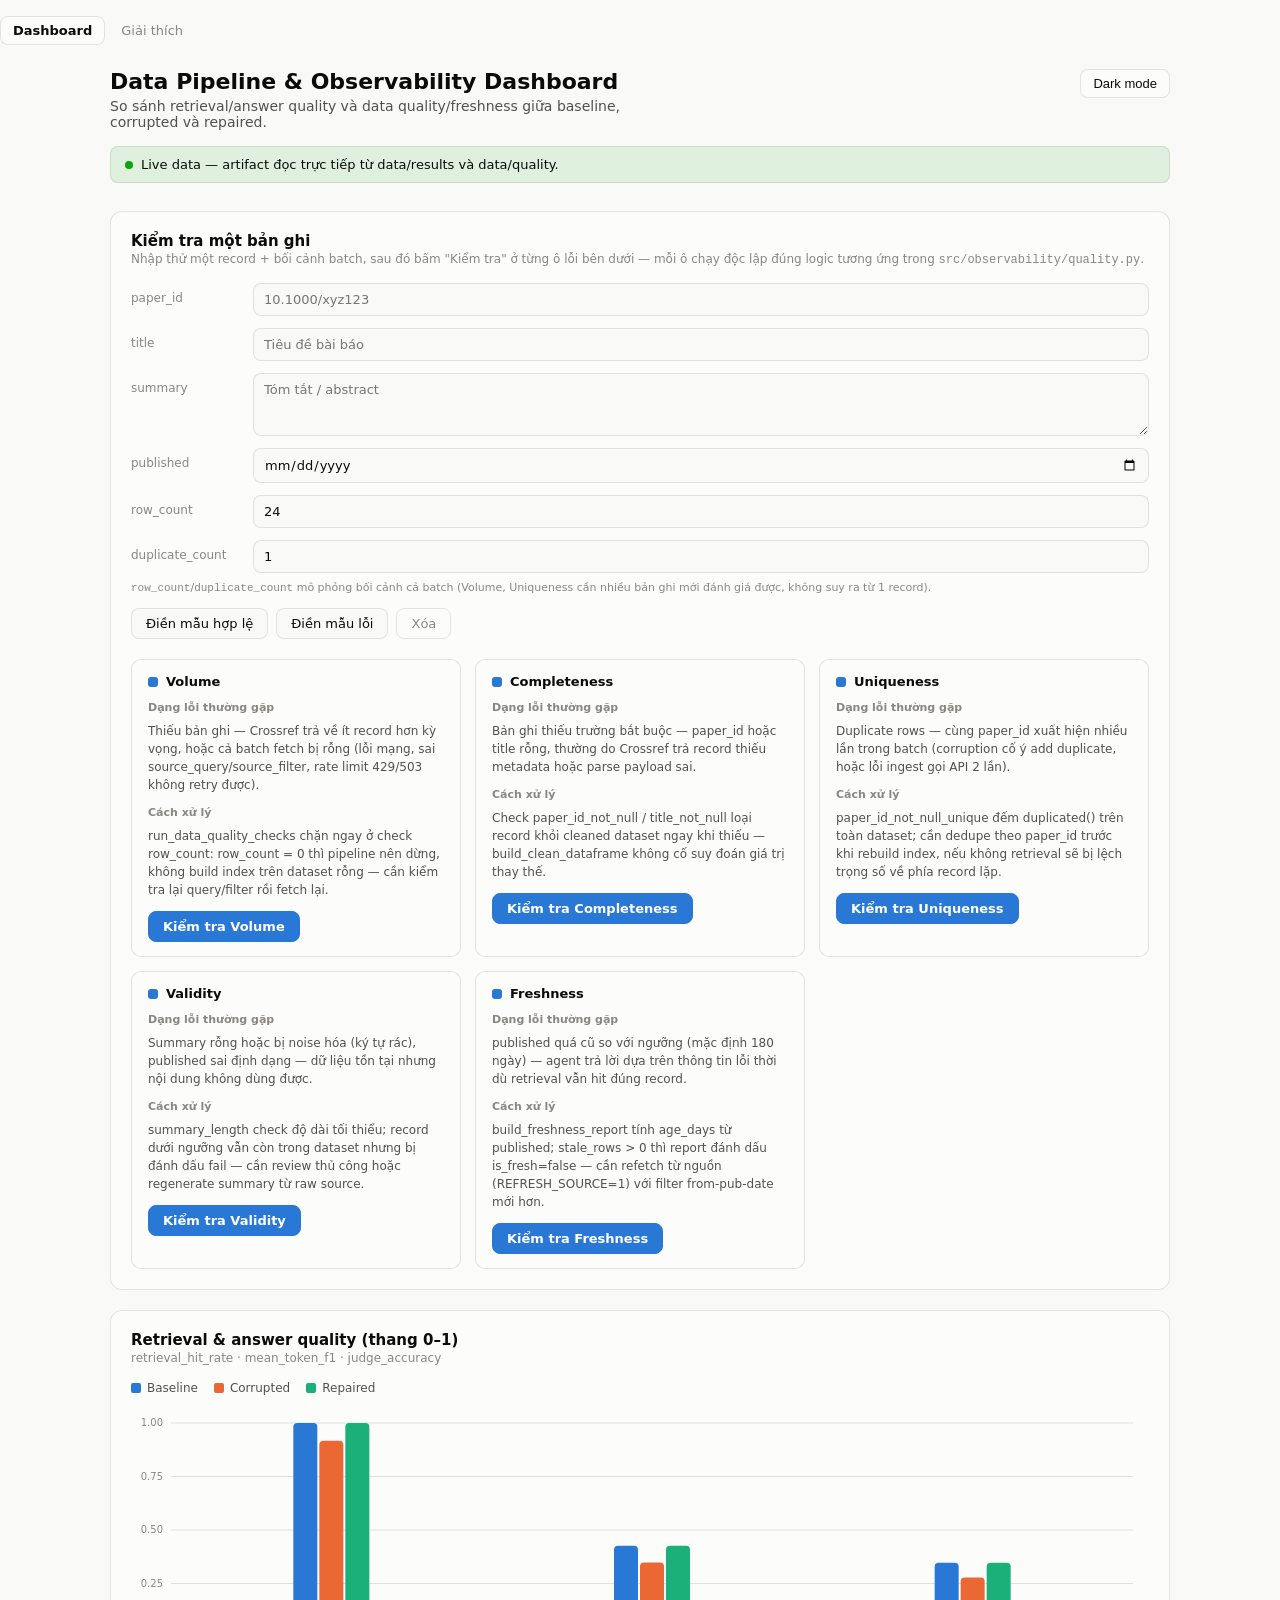
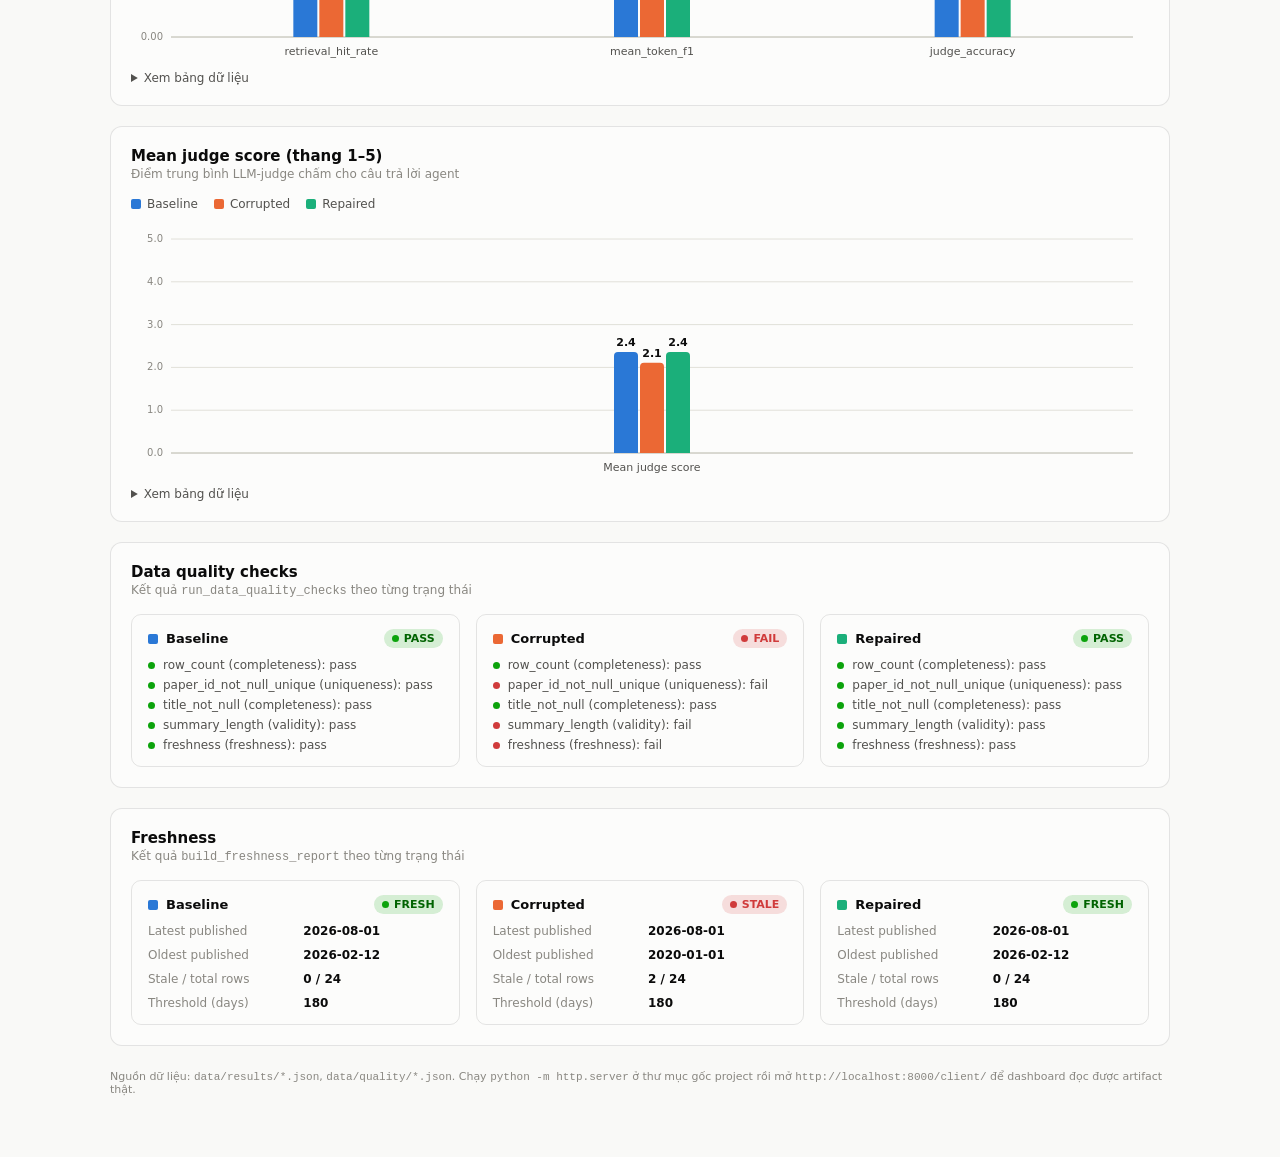
<file: client/index.html>
<!doctype html>
<html lang="vi">
<head>
  <meta charset="utf-8" />
  <meta name="viewport" content="width=device-width, initial-scale=1" />
  <title>Data Pipeline Observability Dashboard</title>
  <link rel="stylesheet" href="styles.css" />
  <link rel="stylesheet" href="story.css" />
</head>
<body>
  <nav class="tab-nav" style="position: static; border-bottom: none; padding: 16px 0 0;">
    <a href="index.html" class="tab-link is-active">Dashboard</a>
    <a href="story.html" class="tab-link">Giải thích</a>
  </nav>
  <div class="app">
    <div class="app-header">
      <div>
        <h1>Data Pipeline &amp; Observability Dashboard</h1>
        <p>So sánh retrieval/answer quality và data quality/freshness giữa baseline, corrupted và repaired.</p>
      </div>
      <button class="theme-toggle" id="theme-toggle" type="button">Dark mode</button>
    </div>

    <div id="banner" class="banner"></div>

    <section class="card">
      <h2>Kiểm tra một bản ghi</h2>
      <p class="card-subtitle">Nhập thử một record + bối cảnh batch, sau đó bấm "Kiểm tra" ở từng ô lỗi bên dưới — mỗi ô chạy độc lập đúng logic tương ứng trong <code>src/observability/quality.py</code>.</p>

      <form id="record-form" class="record-form" autocomplete="off">
        <div class="record-form-row">
          <label for="rf-paper-id">paper_id</label>
          <input id="rf-paper-id" name="paper_id" type="text" placeholder="10.1000/xyz123" />
        </div>
        <div class="record-form-row">
          <label for="rf-title">title</label>
          <input id="rf-title" name="title" type="text" placeholder="Tiêu đề bài báo" />
        </div>
        <div class="record-form-row">
          <label for="rf-summary">summary</label>
          <textarea id="rf-summary" name="summary" rows="3" placeholder="Tóm tắt / abstract"></textarea>
        </div>
        <div class="record-form-row">
          <label for="rf-published">published</label>
          <input id="rf-published" name="published" type="date" />
        </div>
        <div class="record-form-row">
          <label for="rf-row-count">row_count</label>
          <input id="rf-row-count" name="row_count" type="number" min="0" step="1" value="24" />
        </div>
        <div class="record-form-row">
          <label for="rf-dup-count">duplicate_count</label>
          <input id="rf-dup-count" name="duplicate_count" type="number" min="1" step="1" value="1" />
        </div>
        <p class="form-hint">
          <code>row_count</code>/<code>duplicate_count</code> mô phỏng bối cảnh cả batch (Volume, Uniqueness cần nhiều bản ghi mới đánh giá được, không suy ra từ 1 record).
        </p>

        <div class="form-actions">
          <button type="button" class="btn btn-secondary" id="rf-fill-good">Điền mẫu hợp lệ</button>
          <button type="button" class="btn btn-secondary" id="rf-fill-bad">Điền mẫu lỗi</button>
          <button type="button" class="btn btn-ghost" id="rf-clear">Xóa</button>
        </div>
      </form>

      <div id="dimension-grid" class="dimension-grid"></div>
    </section>

    <section class="card">
      <h2>Retrieval &amp; answer quality (thang 0–1)</h2>
      <p class="card-subtitle">retrieval_hit_rate · mean_token_f1 · judge_accuracy</p>
      <div id="chart-fractional" class="chart-wrap"></div>
      <details class="table-toggle">
        <summary>Xem bảng dữ liệu</summary>
        <div id="table-fractional"></div>
      </details>
    </section>

    <section class="card">
      <h2>Mean judge score (thang 1–5)</h2>
      <p class="card-subtitle">Điểm trung bình LLM-judge chấm cho câu trả lời agent</p>
      <div id="chart-judge" class="chart-wrap"></div>
      <details class="table-toggle">
        <summary>Xem bảng dữ liệu</summary>
        <div id="table-judge"></div>
      </details>
    </section>

    <section class="card">
      <h2>Data quality checks</h2>
      <p class="card-subtitle">Kết quả <code>run_data_quality_checks</code> theo từng trạng thái</p>
      <div id="quality-grid" class="state-grid"></div>
    </section>

    <section class="card">
      <h2>Freshness</h2>
      <p class="card-subtitle">Kết quả <code>build_freshness_report</code> theo từng trạng thái</p>
      <div id="freshness-grid" class="state-grid"></div>
    </section>

    <footer class="app-footer">
      Nguồn dữ liệu: <code>data/results/*.json</code>, <code>data/quality/*.json</code>. Chạy
      <code>python -m http.server</code> ở thư mục gốc project rồi mở
      <code>http://localhost:8000/client/</code> để dashboard đọc được artifact thật.
    </footer>
  </div>

  <div id="tooltip" class="tooltip" role="tooltip"></div>

  <script src="app.js"></script>
</body>
</html>
</file>
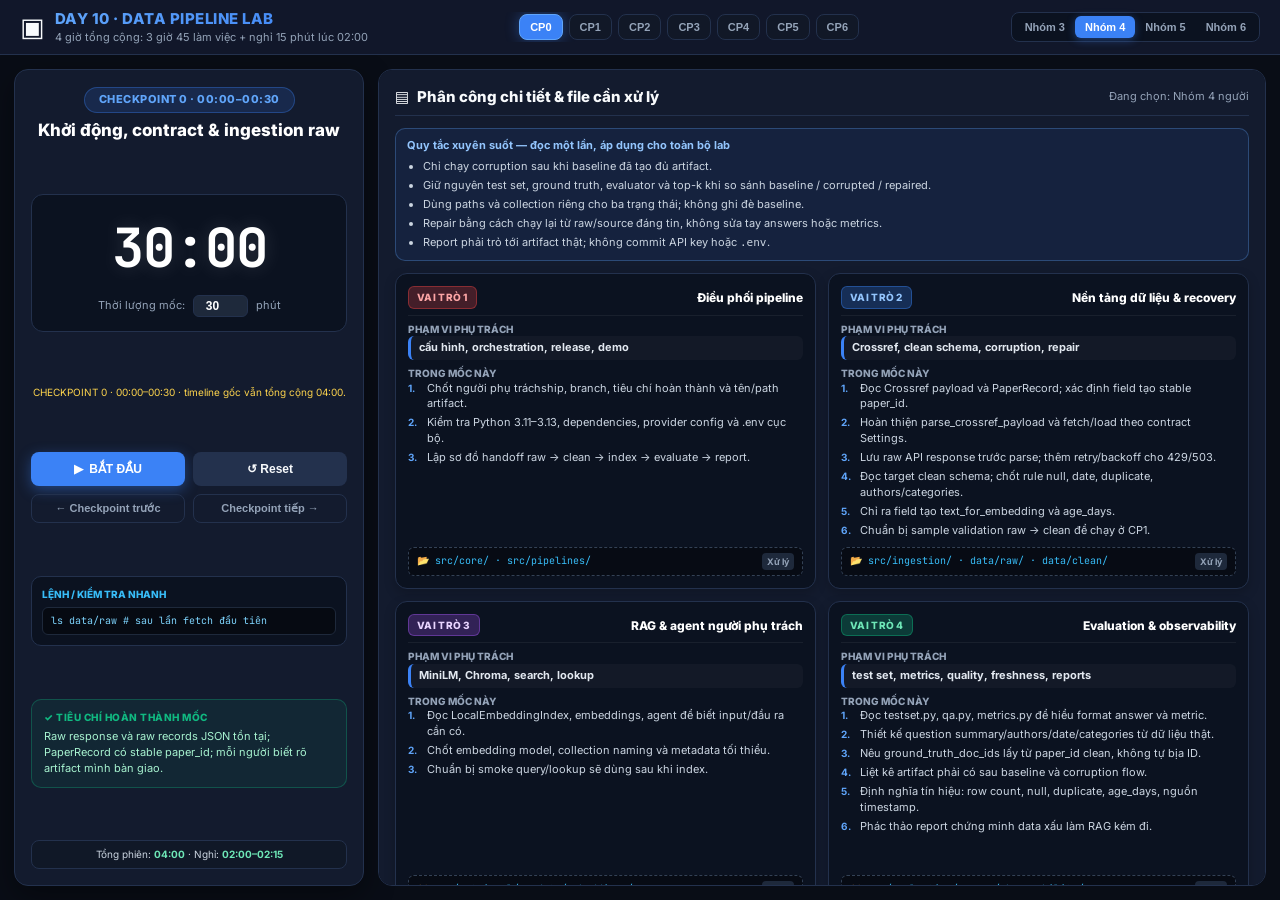
<file: phan-cong-day-10-data-pipeline-4h.html>
<!DOCTYPE html>
<html lang="vi">
<head>
  <meta charset="UTF-8">
  <meta name="viewport" content="width=device-width, initial-scale=1.0">
  <title>Day 10 — Data Pipeline Checkpoint Timer</title>
  <link rel="preconnect" href="https://fonts.googleapis.com">
  <link rel="preconnect" href="https://fonts.gstatic.com" crossorigin>
  <link href="https://fonts.googleapis.com/css2?family=Inter:wght@400;500;600;700;800&family=JetBrains+Mono:wght@400;500;700&display=swap" rel="stylesheet">
  <style>
    :root { --bg-dark:#090d16; --bg-card:#131b2e; --bg-card-hover:#1c2742; --bg-inner:#0b1220; --primary:#3b82f6; --primary-glow:rgba(59,130,246,.4); --accent:#10b981; --accent-glow:rgba(16,185,129,.4); --warning:#f59e0b; --danger:#ef4444; --text-main:#f8fafc; --text-muted:#94a3b8; --border-color:#23314d; }
    * { box-sizing:border-box; margin:0; padding:0; }
    body { font-family:'Inter',system-ui,-apple-system,sans-serif; background-color:var(--bg-dark); color:var(--text-main); height:100vh; display:flex; flex-direction:column; overflow:hidden; line-height:1.45; }
    button:focus-visible { outline:3px solid #fef08a; outline-offset:2px; }
    header { background:rgba(19,27,46,.85); backdrop-filter:blur(14px); border-bottom:1px solid var(--border-color); padding:8px 20px; display:flex; align-items:center; justify-content:space-between; gap:15px; z-index:100; }
    .brand { display:flex; align-items:center; gap:10px; } .brand-icon { font-size:26px; } .brand-title { font-weight:800; font-size:15px; background:linear-gradient(135deg,#60a5fa,#3b82f6); -webkit-background-clip:text; -webkit-text-fill-color:transparent; letter-spacing:.5px; } .brand-sub { font-size:11px; color:var(--text-muted); }
    .stepper { display:flex; align-items:center; gap:6px; flex:1; max-width:760px; justify-content:center; overflow-x:auto; padding:2px; } .step-btn { background:#111827; border:1px solid var(--border-color); color:var(--text-muted); padding:6px 10px; border-radius:8px; font-size:11px; font-weight:700; cursor:pointer; transition:all .2s ease; display:flex; align-items:center; gap:5px; white-space:nowrap; } .step-btn:hover { background:var(--bg-card-hover); color:#fff; } .step-btn.active { background:var(--primary); border-color:#60a5fa; color:#fff; box-shadow:0 0 14px var(--primary-glow); } .step-btn.completed { border-color:var(--accent); color:var(--accent); }
    .team-switch { display:flex; background:#0b1220; padding:3px; border-radius:8px; border:1px solid var(--border-color); } .team-opt { border:0; background:transparent; padding:5px 10px; font-size:11px; font-weight:800; color:var(--text-muted); cursor:pointer; border-radius:6px; transition:all .2s; } .team-opt.active { background:var(--primary); color:#fff; box-shadow:0 2px 8px var(--primary-glow); }
    main { flex:1; display:grid; grid-template-columns:350px 1fr; gap:14px; padding:14px; height:calc(100vh - 54px); min-height:0; }
    .timer-panel { background:var(--bg-card); border:1px solid var(--border-color); border-radius:14px; padding:16px; display:flex; flex-direction:column; justify-content:space-between; gap:12px; box-shadow:0 10px 30px rgba(0,0,0,.4); min-height:0; } .cp-header { text-align:center; width:100%; } .cp-badge { display:inline-block; padding:4px 14px; border-radius:20px; background:rgba(59,130,246,.15); color:#60a5fa; font-size:11px; font-weight:800; letter-spacing:.5px; border:1px solid rgba(59,130,246,.35); margin-bottom:6px; } .cp-title { font-size:17px; font-weight:800; color:#fff; line-height:1.3; }
    .clock-box { text-align:center; background:var(--bg-inner); border:1px solid var(--border-color); border-radius:12px; padding:14px; } .clock-display { font-family:'JetBrains Mono',monospace; font-size:54px; font-weight:700; color:#fff; letter-spacing:-1px; text-shadow:0 0 20px rgba(255,255,255,.15); } .clock-display.warning { color:var(--warning); animation:pulse 1s infinite; } .clock-display.danger { color:var(--danger); animation:pulse .5s infinite; } @keyframes pulse { 0%,100%{opacity:1}50%{opacity:.5} }
    .edit-time-box { display:flex; align-items:center; justify-content:center; gap:8px; margin-top:8px; font-size:11px; color:var(--text-muted); } .edit-time-box input { width:55px; background:#1e293b; border:1px solid var(--border-color); color:#fff; padding:3px 6px; border-radius:6px; text-align:center; font-weight:700; font-size:12px; }
    .timer-controls { display:flex; gap:8px; width:100%; } .btn { flex:1; padding:10px; border-radius:8px; border:none; font-weight:700; font-size:12px; cursor:pointer; display:flex; align-items:center; justify-content:center; gap:6px; transition:all .2s ease; } .btn-primary { background:var(--primary); color:#fff; box-shadow:0 4px 14px var(--primary-glow); } .btn-primary:hover{background:#2563eb}.btn-secondary{background:#23314d;color:var(--text-main)}.btn-secondary:hover{background:#334155}
    .nav-controls { display:flex; justify-content:space-between; gap:8px; } .btn-nav { flex:1; background:transparent; border:1px solid var(--border-color); color:var(--text-muted); padding:7px; border-radius:8px; font-size:11px; font-weight:700; cursor:pointer; } .btn-nav:hover { color:#fff; border-color:#64748b; }
    .pass-card { background:rgba(16,185,129,.08); border:1px solid rgba(16,185,129,.3); border-radius:10px; padding:10px 12px; font-size:11px; color:#a7f3d0; } .pass-title { font-weight:800; font-size:10px; text-transform:uppercase; letter-spacing:.5px; color:var(--accent); margin-bottom:4px; }
    .cmd-card { background:var(--bg-inner); border:1px solid var(--border-color); border-radius:10px; padding:10px; } .cmd-title { font-size:10px; font-weight:800; text-transform:uppercase; color:#38bdf8; margin-bottom:5px; } .cmd-box { font-family:'JetBrains Mono',monospace; font-size:10px; color:#7dd3fc; background:#060a12; padding:6px 8px; border-radius:6px; word-break:break-all; border:1px solid #1e293b; }
    .guide-panel { background:var(--bg-card); border:1px solid var(--border-color); border-radius:14px; padding:16px; display:flex; flex-direction:column; gap:12px; height:100%; overflow-y:auto; } .guide-header { display:flex; justify-content:space-between; align-items:center; border-bottom:1px solid var(--border-color); padding-bottom:8px; } .guide-title { font-weight:800; font-size:15px; display:flex; align-items:center; gap:8px; } .guide-sub { font-size:11px; color:var(--text-muted); font-weight:normal; }
    .roles-grid { display:grid; gap:12px; flex:1; } .grid-3 { grid-template-columns:repeat(3,1fr); }.grid-4{grid-template-columns:repeat(2,1fr);grid-template-rows:repeat(2,1fr)}.grid-5,.grid-6{grid-template-columns:repeat(3,1fr);grid-template-rows:repeat(2,1fr)}
    .role-card { background:var(--bg-inner); border:1px solid var(--border-color); border-radius:12px; padding:12px; display:flex; flex-direction:column; justify-content:space-between; gap:8px; transition:all .2s ease; box-shadow:0 4px 12px rgba(0,0,0,.2); }.role-card:hover{border-color:#3b82f6;box-shadow:0 6px 18px rgba(59,130,246,.15)}.role-head{display:flex;align-items:center;justify-content:space-between;border-bottom:1px solid rgba(255,255,255,.06);padding-bottom:6px}.role-badge{font-size:10px;font-weight:800;padding:3px 8px;border-radius:6px;letter-spacing:.3px}.badge-r1{background:rgba(239,68,68,.25);color:#fca5a5;border:1px solid rgba(239,68,68,.4)}.badge-r2{background:rgba(59,130,246,.25);color:#93c5fd;border:1px solid rgba(59,130,246,.4)}.badge-r3{background:rgba(168,85,247,.25);color:#e9d5ff;border:1px solid rgba(168,85,247,.4)}.badge-r4{background:rgba(16,185,129,.25);color:#6ee7b7;border:1px solid rgba(16,185,129,.4)}.badge-r5{background:rgba(245,158,11,.25);color:#fde68a;border:1px solid rgba(245,158,11,.4)}.badge-r6{background:rgba(236,72,153,.25);color:#fbcfe8;border:1px solid rgba(236,72,153,.4)}.role-name{font-weight:800;font-size:12px;color:#fff}.role-section-label{font-size:10px;font-weight:800;text-transform:uppercase;color:var(--text-muted);margin-top:2px}.role-goal{font-size:11px;font-weight:700;color:#e2e8f0;background:rgba(255,255,255,.03);padding:4px 8px;border-radius:6px;border-left:3px solid var(--primary)}.steps-list{list-style:none;display:flex;flex-direction:column;gap:3px}.steps-list li{font-size:11px;color:#cbd5e1;display:flex;align-items:flex-start;gap:5px}.step-num{font-weight:700;color:#60a5fa;font-size:10px;min-width:14px}.file-loc{background:#070b14;border:1px dashed #334155;border-radius:6px;padding:5px 8px;font-family:'JetBrains Mono',monospace;font-size:10px;color:#38bdf8;display:flex;align-items:center;justify-content:space-between;gap:6px}.file-loc-text{overflow:hidden;text-overflow:ellipsis;white-space:nowrap}.file-loc-tag{font-size:9px;background:#1e293b;color:#94a3b8;padding:2px 5px;border-radius:4px;font-family:'Inter',sans-serif;font-weight:700}.gotcha-box{font-size:10px;color:#fde68a;background:rgba(245,158,11,.1);border:1px solid rgba(245,158,11,.25);padding:4px 8px;border-radius:6px}
    .shared-rules{background:rgba(59,130,246,.08);border:1px solid rgba(96,165,250,.3);border-radius:10px;padding:9px 11px;font-size:11px;color:#cbd5e1}.shared-rules strong{color:#93c5fd}.shared-rules ul{margin:5px 0 0 16px;display:grid;gap:3px}.checkpoint-note{font-size:11px;color:#fde68a;background:rgba(245,158,11,.09);border:1px solid rgba(245,158,11,.25);padding:7px 10px;border-radius:8px}.shortcuts{font-size:11px;color:var(--text-muted);display:flex;gap:16px;justify-content:center;border-top:1px solid var(--border-color);padding-top:8px}.time-note{font-size:10px;color:#fcd34d;text-align:center}.session-bar{font-size:10px;color:#cbd5e1;text-align:center;padding:6px;border:1px solid var(--border-color);border-radius:8px;background:#101827}.session-bar b{color:#6ee7b7}kbd{background:#1e293b;border:1px solid #334155;padding:2px 6px;border-radius:4px;color:#fff;font-size:10px;font-family:'JetBrains Mono',monospace}
    @media(max-width:900px){body{height:auto;overflow:auto}header{flex-wrap:wrap}.stepper{order:3;max-width:none;width:100%;justify-content:flex-start}main{height:auto;grid-template-columns:1fr}.guide-panel{min-height:720px}.grid-3,.grid-5,.grid-6{grid-template-columns:repeat(2,1fr)}}@media(max-width:560px){header{padding:10px}.team-opt{padding:5px 7px}.grid-3,.grid-4,.grid-5,.grid-6{grid-template-columns:1fr}.guide-header{align-items:flex-start;gap:5px;flex-direction:column}.shortcuts{flex-wrap:wrap;gap:8px;justify-content:flex-start}.clock-display{font-size:48px}}
  </style>
</head>
<body>
  <header>
    <div class="brand"><span class="brand-icon">▣</span><div><div class="brand-title">DAY 10 · DATA PIPELINE LAB</div><div class="brand-sub">4 giờ tổng cộng: 3 giờ 45 làm việc + nghỉ 15 phút lúc 02:00</div></div></div>
    <div class="stepper" id="stepper" aria-label="Danh sách checkpoint"><button class="step-btn active" type="button" title="CHECKPOINT 0 · 00:00–00:30" aria-label="CHECKPOINT 0 · 00:00–00:30" onclick="jumpToCP(0)"><span>CP0</span></button><button class="step-btn" type="button" title="CHECKPOINT 1 · 00:30–01:05" aria-label="CHECKPOINT 1 · 00:30–01:05" onclick="jumpToCP(1)"><span>CP1</span></button><button class="step-btn" type="button" title="CHECKPOINT 2 · 01:05–01:35" aria-label="CHECKPOINT 2 · 01:05–01:35" onclick="jumpToCP(2)"><span>CP2</span></button><button class="step-btn" type="button" title="CHECKPOINT 3 · 01:35–02:00" aria-label="CHECKPOINT 3 · 01:35–02:00" onclick="jumpToCP(3)"><span>CP3</span></button><button class="step-btn" type="button" title="CHECKPOINT 4 · 02:00–02:15" aria-label="CHECKPOINT 4 · 02:00–02:15" onclick="jumpToCP(4)"><span>CP4</span></button><button class="step-btn" type="button" title="CHECKPOINT 5 · 02:15–03:15" aria-label="CHECKPOINT 5 · 02:15–03:15" onclick="jumpToCP(5)"><span>CP5</span></button><button class="step-btn" type="button" title="CHECKPOINT 6 · 03:15–04:00" aria-label="CHECKPOINT 6 · 03:15–04:00" onclick="jumpToCP(6)"><span>CP6</span></button></div>
    <div class="team-switch" aria-label="Chọn số thành viên"><button class="team-opt" onclick="setTeamSize(3)">Nhóm 3</button><button class="team-opt active" onclick="setTeamSize(4)">Nhóm 4</button><button class="team-opt" onclick="setTeamSize(5)">Nhóm 5</button><button class="team-opt" onclick="setTeamSize(6)">Nhóm 6</button></div>
  </header>
  <main>
    <aside class="timer-panel">
      <div class="cp-header"><span class="cp-badge" id="cp-badge">CHECKPOINT 0</span><div class="cp-title" id="cp-title">Khởi động, contract &amp; ingestion raw</div></div>
      <div class="clock-box"><div class="clock-display" id="clock" aria-live="polite">30:00</div><div class="edit-time-box"><span>Thời lượng mốc:</span><input type="number" id="time-input" value="30" min="1" max="180" onchange="updateCustomTime()"><span>phút</span></div></div>
      <div class="time-note" id="time-note">00:00–00:30 · timeline gốc vẫn tổng cộng 04:00.</div>
      <div style="display:flex;flex-direction:column;gap:8px"><div class="timer-controls"><button class="btn btn-primary" id="btn-toggle" onclick="toggleTimer()"><span>▶</span><span id="btn-toggle-text">BẮT ĐẦU</span></button><button class="btn btn-secondary" onclick="resetTimer()">↺ Reset</button></div><div class="nav-controls"><button class="btn-nav" onclick="prevCP()">← Checkpoint trước</button><button class="btn-nav" onclick="nextCP()">Checkpoint tiếp →</button></div></div>
      <div class="cmd-card"><div class="cmd-title">Lệnh / kiểm tra nhanh</div><div class="cmd-box" id="cp-cmd">rg -n "TODO\(student\)|NotImplementedError" src</div></div>
      <div class="pass-card"><div class="pass-title">✓ Tiêu chí hoàn thành mốc</div><div id="cp-pass">Cả nhóm thống nhất contract và phân công.</div></div>
      <div class="session-bar">Tổng phiên: <b>04:00</b> · Nghỉ: <b>02:00–02:15</b></div>
    </aside>
    <section class="guide-panel">
      <div class="guide-header"><div class="guide-title"><span>▤</span> Phân công chi tiết &amp; file cần xử lý</div><div class="guide-sub" id="team-info-label">Đang chọn: Nhóm 4 người</div></div>
      <div class="shared-rules"><strong>Quy tắc xuyên suốt — đọc một lần, áp dụng cho toàn bộ lab</strong><ul><li>Chỉ chạy corruption sau khi baseline đã tạo đủ artifact.</li><li>Giữ nguyên test set, ground truth, evaluator và top-k khi so sánh baseline / corrupted / repaired.</li><li>Dùng paths và collection riêng cho ba trạng thái; không ghi đè baseline.</li><li>Repair bằng cách chạy lại từ raw/source đáng tin, không sửa tay answers hoặc metrics.</li><li>Report phải trỏ tới artifact thật; không commit API key hoặc <code>.env</code>.</li></ul></div>
      <div class="roles-grid grid-4" id="roles-container"></div>
      <div class="checkpoint-note" id="checkpoint-note">Lưu ý checkpoint sẽ hiển thị ở đây.</div>
      <div class="shortcuts"><span><kbd>Space</kbd> Chạy / dừng</span><span><kbd>→</kbd> Checkpoint tiếp</span><span><kbd>←</kbd> Checkpoint trước</span><span><kbd>R</kbd> Reset thời gian</span></div>
    </section>
  </main>
  <script>
    const CHECKPOINTS = {
      0:{badge:'CHECKPOINT 0 · 00:00–00:30',title:'Khởi động, contract & ingestion raw',minutes:30,cmd:'ls data/raw  # sau lần fetch đầu tiên',pass:'Raw response và raw records JSON tồn tại; PaperRecord có stable paper_id; mỗi người biết rõ artifact mình bàn giao.',work:{lead:['Chốt ownership, branch, definition of done và tên/path artifact.','Kiểm tra Python 3.11–3.13, dependencies, provider config và .env cục bộ.','Lập sơ đồ handoff raw → clean → index → evaluate → report.'],ingest:['Đọc Crossref payload và PaperRecord; xác định field tạo stable paper_id.','Implement parse_crossref_payload và fetch/load theo contract Settings.','Lưu raw API response trước parse; thêm retry/backoff cho 429/503.'],clean:['Đọc target clean schema; chốt rule null, date, duplicate, authors/categories.','Chỉ ra field tạo text_for_embedding và age_days.','Chuẩn bị sample validation raw → clean để chạy ở CP1.'],rag:['Đọc LocalEmbeddingIndex, embeddings, agent để biết input/output cần có.','Chốt embedding model, collection naming và metadata tối thiểu.','Chuẩn bị smoke query/lookup sẽ dùng sau khi index.'],eval:['Đọc testset.py, qa.py, metrics.py để hiểu format answer và metric.','Thiết kế question summary/authors/date/categories từ dữ liệu thật.','Nêu ground_truth_doc_ids lấy từ paper_id clean, không tự bịa ID.'],observe:['Liệt kê artifact phải có sau baseline và corruption flow.','Định nghĩa signals: row count, null, duplicate, age_days, source timestamp.','Phác thảo report chứng minh data xấu làm RAG kém đi.']},warn:'Nếu Crossref lỗi tạm thời, dùng retry/backoff; không bỏ raw response hoặc thay bằng dữ liệu bịa.'},
      1:{badge:'CHECKPOINT 1 · 00:30–01:05',title:'Cleaning, data model & quality gates',minutes:35,cmd:'ls data/clean',pass:'Clean CSV/JSON đọc được; paper_id unique; text_for_embedding và age_days có mặt; count/lý do record bị loại có thể truy vết.',work:{lead:['Chốt clean contract: input, output, tên file và điều kiện dừng.','Review raw count → clean count; ghi bất thường thành blocker có evidence.','Chỉ gọi test set/index sau khi clean schema ổn định.'],ingest:['Đối chiếu raw snapshot với PaperRecord đã parse; truy vết DOI/ID lỗi.','Xác minh raw records có đủ field để cleaning không phải đoán dữ liệu.','Bàn giao raw path và sample record cho cleaning owner.'],clean:['Implement normalize title/summary/authors/categories; parse published date.','Dedupe theo stable ID, tính age_days, build text_for_embedding.','Ghi clean artifacts và log/count lý do filter hoặc dedupe.'],rag:['Đọc vài text_for_embedding thật: đủ title/summary, không rỗng, không lặp vô ích.','Xác nhận dataframe có paper_id, title, content và metadata index cần.','Chuẩn bị config index từ clean path, chưa build collection final.'],eval:['Chọn paper đại diện từ cleaned dataframe, không dùng raw chưa clean.','Viết draft question/ground truth có thể kiểm chứng bằng nội dung paper.','Chờ paper_id stable trước khi ghi test set.'],observe:['Implement check row count, paper_id unique, title/summary missing và duplicate.','Tạo freshness input từ published/age_days thay vì ngày hiện tại giả định.','Ghi quality report đầu tiên để làm evidence baseline.']},warn:'Mọi filter và dedupe phải để lại count hoặc log: đừng làm mất record âm thầm.'},
      2:{badge:'CHECKPOINT 2 · 01:05–01:35',title:'Test set, RAG index & agent smoke test',minutes:30,cmd:'find data -maxdepth 2 -type f | sort',pass:'test_set.json, embedding manifest và collection baseline tồn tại; semantic search, exact lookup và agent đều trả về kết quả có nguồn.',work:{lead:['Khóa clean schema và điều phối handoff clean → test set/index.','Kiểm tra collection/path baseline được đặt riêng, dễ tái lập.','Ghi blocker nào phải xử lý trước khi chạy end-to-end.'],ingest:['Kiểm tra một paper_id xuyên suốt raw → clean → index metadata.','Cung cấp source evidence khi evaluator hoặc agent trả lời sai.','Không refresh source giữa chừng làm baseline thay đổi.'],clean:['Xác minh không còn text_for_embedding rỗng và paper_id bị trùng.','Review row được chọn vào test set để đảm bảo nội dung sạch.','Sửa schema contract nếu index/test set báo thiếu field.'],rag:['Build MiniLM embeddings và Chroma collection papers-baseline từ clean data.','Test semantic_search và lookup với query có thể kiểm chứng.','Build agent, yêu cầu tool trước khi trả lời factual và kiểm tra tool output.'],eval:['Implement build_test_set với id, type, question, ground_truth, ground_truth_doc_ids.','Tạo question từ cleaned data; kiểm tra ID đều tồn tại trong index.','Lưu test set cố định và đọc thử vài row trước evaluation.'],observe:['Kiểm tra embedding manifest, collection name và count documents có thể audit.','Ghi baseline quality/freshness signals sẽ đối chiếu sau corruption.','Chuẩn bị khuôn phase1 report để chỉ điền số liệu thật ở CP3.']},warn:'Nếu smoke test không tìm thấy tài liệu, sửa contract index/clean trước; không chuyển sang evaluation bằng collection lỗi.'},
      3:{badge:'CHECKPOINT 3 · 01:35–02:00',title:'Baseline end-to-end & báo cáo',minutes:25,cmd:'uv run python script/run_phase1.py',pass:'baseline_metrics.json, answers, quality/freshness và phase1_report.md tồn tại; team giải thích được ít nhất một hit/miss bằng artifact.',work:{lead:['Implement phase1.py theo raw → clean → index → test set → evaluate → quality/freshness → report.','Chạy baseline entrypoint end-to-end và ghi traceback/blocker nếu fail.','Kiểm tra paths/artifacts trước giờ nghỉ, không chỉ nhìn terminal báo done.'],ingest:['Xác minh raw response, raw records và lineage sample vẫn đọc được.','So sánh raw/clean count; nêu rõ chênh lệch có lý do.','Đảm bảo phase1 không fetch lại source ngoài ý muốn.'],clean:['Kiểm tra clean schema, age_days và text_for_embedding trong artifact đã ghi.','Xác minh quality check phản ánh dữ liệu thật, không hard-code pass.','Sửa contract issue có evidence rồi chạy lại baseline nếu cần.'],rag:['Xác nhận papers-baseline và embedding manifest khớp clean dataset.','Demo một semantic search và một exact lookup cho team.','Kiểm tra agent factual answer dùng tool result, không vượt corpus.'],eval:['Run evaluator tạo answers và baseline_metrics.json.','Đọc một hit/miss; kiểm tra ground truth/doc ID hợp lệ.','Giải thích retrieval_hit_rate, token F1 và judge metric hiện có.'],observe:['Run data quality, freshness và generate_phase1_report.','Đối chiếu report với JSON/CSV thật trước khi coi baseline hoàn tất.','Ghi baseline signals/metrics làm mốc sau nghỉ.']},warn:'Baseline chỉ hoàn tất khi artifacts, metrics và report khớp nhau — không phải chỉ khi script exit code 0.'},
      4:{badge:'CHECKPOINT 4 · 02:00–02:15',title:'Nghỉ 15 phút',minutes:15,cmd:'cat data/results/baseline_metrics.json',pass:'Nghỉ đủ 15 phút; quay lại với corruption scenario đã có raw source, signal kỳ vọng và cách repair.',work:{lead:['Ghi baseline checklist và một blocker còn lại, rồi nghỉ.'],ingest:['Nghỉ; sau đó dùng raw source làm điểm khôi phục.'],clean:['Nghỉ; sau đó chọn corruption có chủ đích trên clean data.'],rag:['Nghỉ; sau đó giữ ví dụ query baseline để đối chiếu.'],eval:['Nghỉ; sau đó dùng lại test set đã khóa.'],observe:['Nghỉ; sau đó dự báo quality/freshness signal sẽ thay đổi.']},warn:'Nghỉ đủ 15 phút; thời gian này đã nằm trong tổng phiên 4 giờ.'},
      5:{badge:'CHECKPOINT 5 · 02:15–03:15',title:'Corruption có kiểm soát & đo impact',minutes:60,cmd:'uv run python script/run_corruption_flow.py',pass:'Corruption log, corrupted clean/index/answers/metrics/quality và report có đủ; baseline không bị ghi đè.',work:{lead:['Implement corruption_flow: corrupt → rebuild → evaluate → quality/freshness → repair → compare.','Kiểm tra output corrupted có path/collection riêng, không ghi đè baseline.','Dừng để sửa data contract thay vì vá JSON kết quả.'],ingest:['Xác nhận raw source nguyên vẹn trước khi corrupt clean data.','Chọn record có lineage rõ để chứng minh có thể repair.','Kiểm tra corrupted flow không fetch source mới làm comparison mất công bằng.'],clean:['Implement corrupt_clean_dataframe: missing/latest drop/noise/old date/duplicate.','Log record ID, type, parameter, before/after count cho từng corruption.','Xác nhận corrupted dataset khác baseline đúng như log mô tả.'],rag:['Build papers-corrupted riêng từ corrupted clean data.','Chạy lại query baseline để quan sát retrieval đổi thế nào.','Kiểm tra papers-baseline còn đọc được và không bị mutate.'],eval:['Evaluate corrupted với test set cũ và tạo answers/metrics.','So answer và metric với baseline; tìm một case xấu đi có evidence.','Kiểm tra evaluator không silently fallback thành success giả.'],observe:['Run quality/freshness cho corrupted dataset và lưu report riêng.','Nối corruption log với quality signal và metric change khi có evidence.','Ghi signal nào không đổi để tránh kết luận quá mức.']},warn:'Lỗi data phải có chủ đích, có log và đo được tác động; không tạo corruption chỉ để có file.'},
      6:{badge:'CHECKPOINT 6 · 03:15–04:00',title:'Repair từ raw, comparison, review & demo',minutes:45,cmd:'ls data/results/repaired_metrics.json data/reports/corruption_report.md',pass:'Repaired artifacts và comparison report có baseline–corrupted–repaired/delta; repo không có secret; demo dùng artifact thật.',work:{lead:['Điều phối repair/comparison, freeze scope và chia phần demo.','Chạy checklist cuối: artifacts đủ, reports match outputs, no secret/no hard-code path.','Chỉ công bố recovery khi số liệu và report chứng minh.'],ingest:['Reload raw records đúng snapshot/source dùng ở baseline.','Chứng minh record corrupt/drop đã phục hồi bằng lineage/source evidence.','Hỗ trợ kiểm tra config/API key không lọt vào Git.'],clean:['Re-run cleaning từ raw tạo repaired dataset, không copy sửa tay từ baseline.','Kiểm tra repaired schema, row count và quality signals.','Demo khác biệt clean/corrupted/repaired cho team.'],rag:['Build papers-repaired riêng và smoke test cùng query baseline.','Kiểm tra agent dùng tools và retrieval trả về document repaired.','Demo ba collection/path tách biệt, tái lập được.'],eval:['Evaluate repaired với test set cũ và tính delta ba trạng thái.','Giải thích metric phục hồi/không phục hồi bằng answers thực tế.','Chuẩn bị một hit/miss tiêu biểu để demo trung thực.'],observe:['Generate comparison report từ metrics/quality/freshness thật.','Nêu recovery chưa hoàn toàn nếu signals hoặc metrics còn xấu.','Demo bảng/báo cáo comparison và giới hạn của kết luận.']},warn:'Ưu tiên evidence: report phải khớp artifact thật, không tô đẹp số liệu để demo.'}
    };

    const TEAM_ROLES = {
      3:[['lead|ingest|clean','Data foundation & pipeline','ingestion, cleaning, repair, orchestration','src/ingestion/ · src/pipelines/'],['rag|eval','RAG & evaluation','index, agent, test set, answers, metrics','src/retrieval/ · src/evaluation/'],['observe','Observability & reporting','quality, freshness, evidence, reports','src/observability/ · data/reports/']],
      4:[['lead','Pipeline integrator','settings, orchestration, release, demo','src/core/ · src/pipelines/'],['ingest|clean','Data foundation & recovery','Crossref, clean schema, corruption, repair','src/ingestion/ · data/raw/ · data/clean/'],['rag','RAG & agent owner','MiniLM, Chroma, search, lookup','src/retrieval/ · data/embeddings/'],['eval|observe','Evaluation & observability','test set, metrics, quality, freshness, reports','src/evaluation/ · src/observability/']],
      5:[['lead','Pipeline integrator','settings, orchestration, release','src/core/ · src/pipelines/'],['ingest','Ingestion owner','Crossref + raw lineage','src/ingestion/crossref.py · data/raw/'],['clean','Cleaning & corruption owner','clean schema, corruption, repair','src/ingestion/cleaning.py · corruption.py'],['rag','RAG & agent owner','MiniLM, Chroma, search, lookup','src/retrieval/ · data/embeddings/'],['eval|observe','Evaluation & observability','test set, metrics, quality, freshness, reports','src/evaluation/ · src/observability/']],
      6:[['lead','Integrator & release owner','orchestration, QA, demo','src/pipelines/ · script/'],['ingest','Ingestion owner','Crossref + raw lineage','src/ingestion/crossref.py · data/raw/'],['clean','Cleaning & corruption owner','schema, corruption, repair','src/ingestion/cleaning.py · corruption.py'],['rag','RAG & agent owner','MiniLM, Chroma, search, lookup','src/retrieval/ · data/embeddings/'],['eval','Evaluation owner','test set, answers, metrics','src/evaluation/ · data/eval/'],['observe','Observability owner','quality, freshness, reports','src/observability/ · data/quality/']]
    };

    const VI_REPLACEMENTS=[['definition of done','tiêu chí hoàn thành'],['Scope freeze','Chốt phạm vi'],['scope freeze','chốt phạm vi'],['source evidence','bằng chứng từ nguồn'],['quality signals','tín hiệu quality'],['metric change','thay đổi metric'],['smoke test','kiểm tra nhanh'],['hard-code','mã hóa cứng'],['fallback','phương án dự phòng'],['success','thành công'],['owner','người phụ trách'],['settings','cấu hình'],['source','nguồn'],['output','đầu ra'],['evidence','bằng chứng'],['signals','tín hiệu'],['factual','theo dữ kiện'],['Implement','Hoàn thiện'],['Build','Tạo'],['Review','Rà soát'],['Run','Chạy'],['Check','Kiểm tra'],['Verify','Xác minh'],['Demo','Trình bày'],['Reload','Nạp lại'],['Data foundation','Nền tảng dữ liệu'],['Pipeline integrator','Điều phối pipeline'],['Integrator & release owner','Điều phối & phụ trách release'],['Ingestion owner','Phụ trách ingestion'],['Cleaning & corruption owner','Phụ trách cleaning & corruption'],['RAG & agent owner','Phụ trách RAG & agent'],['Observability & reporting','Observability & báo cáo'],['Data foundation & recovery','Nền tảng dữ liệu & recovery']];
    function toVietnamese(value){return VI_REPLACEMENTS.reduce((text,[from,to])=>text.replaceAll(from,to),String(value));}
    let currentCPIndex=0, teamSize=4, timeLeftSeconds=CHECKPOINTS[0].minutes*60, timerInterval=null, isRunning=false;
    window.addEventListener('DOMContentLoaded',()=>{renderStepper();loadCheckpoint(0);setupKeyboardShortcuts();});
    function current(){return CHECKPOINTS[currentCPIndex];}
    function renderStepper(){const el=document.getElementById('stepper');el.innerHTML='';Object.values(CHECKPOINTS).forEach((cp,index)=>{const b=document.createElement('button');b.className=`step-btn ${index===currentCPIndex?'active':''}`;b.innerHTML=`<span>CP${index}</span>`;b.title=cp.badge;b.setAttribute('aria-label',cp.badge);b.onclick=()=>jumpToCP(index);el.appendChild(b);});}
    function setTeamSize(size){teamSize=size;document.querySelectorAll('.team-opt').forEach(opt=>opt.classList.toggle('active',opt.textContent===`Nhóm ${size}`));document.getElementById('team-info-label').innerText=`Đang chọn: Nhóm ${size} người`;document.getElementById('roles-container').className=`roles-grid grid-${size}`;renderRoles();}
    function loadCheckpoint(index){currentCPIndex=index;const cp=current();document.querySelectorAll('.step-btn').forEach((b,i)=>{b.classList.toggle('active',i===index);b.classList.toggle('completed',i<index);});document.getElementById('cp-badge').innerText=cp.badge;document.getElementById('cp-title').innerText=toVietnamese(cp.title);document.getElementById('cp-pass').innerText=toVietnamese(cp.pass);document.getElementById('cp-cmd').innerText=cp.cmd;document.getElementById('checkpoint-note').innerHTML=`<b>Lưu ý mốc này:</b> ${toVietnamese(cp.warn)}`;document.getElementById('time-input').value=cp.minutes;document.getElementById('time-note').innerText=`${cp.badge.replace(/^CHECKPOINT \\d+ · /,'')} · timeline gốc vẫn tổng cộng 04:00.`;pauseTimer();timeLeftSeconds=cp.minutes*60;updateClockDisplay();renderRoles();}
    function renderRoles(){const cp=current(),roles=TEAM_ROLES[teamSize],box=document.getElementById('roles-container');box.innerHTML='';roles.forEach((entry,index)=>{const [workKeys,name,goal,file]=entry,steps=workKeys.split('|').flatMap(key=>cp.work[key]||[])||[];const visibleSteps=steps.length?steps:['Rà soát phần tích hợp và gửi blocker kèm bằng chứng.','Không bắt đầu việc ngoài dependency của giai đoạn.'];const card=document.createElement('div');card.className='role-card';card.innerHTML=`<div><div class="role-head"><span class="role-badge badge-r${index+1}">VAI TRÒ ${index+1}</span><span class="role-name">${toVietnamese(name)}</span></div><div style="margin-top:6px"><div class="role-section-label">Phạm vi phụ trách</div><div class="role-goal">${toVietnamese(goal)}</div></div><div style="margin-top:6px"><div class="role-section-label">Trong mốc này</div><ul class="steps-list">${visibleSteps.map((x,i)=>`<li><span class="step-num">${i+1}.</span><span>${toVietnamese(x)}</span></li>`).join('')}</ul></div></div><div class="file-loc"><div class="file-loc-text">📂 ${file}</div><span class="file-loc-tag">Xử lý</span></div>`;box.appendChild(card);});}
    function updateClockDisplay(){const m=Math.floor(timeLeftSeconds/60),s=timeLeftSeconds%60,clock=document.getElementById('clock');clock.innerText=`${String(m).padStart(2,'0')}:${String(s).padStart(2,'0')}`;clock.classList.remove('warning','danger');if(timeLeftSeconds<=60)clock.classList.add('danger');else if(timeLeftSeconds<=300)clock.classList.add('warning');}
    function toggleTimer(){isRunning?pauseTimer():startTimer();}function startTimer(){if(isRunning)return;isRunning=true;document.getElementById('btn-toggle-text').innerText='TẠM DỪNG';document.getElementById('btn-toggle').style.background='var(--warning)';timerInterval=setInterval(()=>{if(timeLeftSeconds>0){timeLeftSeconds--;updateClockDisplay();}else{pauseTimer();playBeep();alert(`⏰ Hết thời gian: ${current().title}. Kiểm tra Pass Criteria trước khi chuyển checkpoint.`);}},1000);}function pauseTimer(){isRunning=false;clearInterval(timerInterval);document.getElementById('btn-toggle-text').innerText='BẮT ĐẦU';document.getElementById('btn-toggle').style.background='var(--primary)';}function resetTimer(){pauseTimer();timeLeftSeconds=current().minutes*60;updateClockDisplay();}function updateCustomTime(){const value=parseInt(document.getElementById('time-input').value,10);if(Number.isFinite(value)&&value>0){pauseTimer();timeLeftSeconds=value*60;updateClockDisplay();}}
    function nextCP(){if(currentCPIndex<Object.keys(CHECKPOINTS).length-1)loadCheckpoint(currentCPIndex+1);}function prevCP(){if(currentCPIndex>0)loadCheckpoint(currentCPIndex-1);}function jumpToCP(index){loadCheckpoint(index);}function playBeep(){try{const c=new(window.AudioContext||window.webkitAudioContext)(),o=c.createOscillator();o.type='sine';o.frequency.setValueAtTime(880,c.currentTime);o.connect(c.destination);o.start();o.stop(c.currentTime+.8);}catch(_){}}
    function setupKeyboardShortcuts(){document.addEventListener('keydown',e=>{if(e.target.tagName==='INPUT')return;if(e.code==='Space'){e.preventDefault();toggleTimer();}else if(e.code==='ArrowRight')nextCP();else if(e.code==='ArrowLeft')prevCP();else if(e.code==='KeyR')resetTimer();});}
  </script>
</body>
</html>
</file>
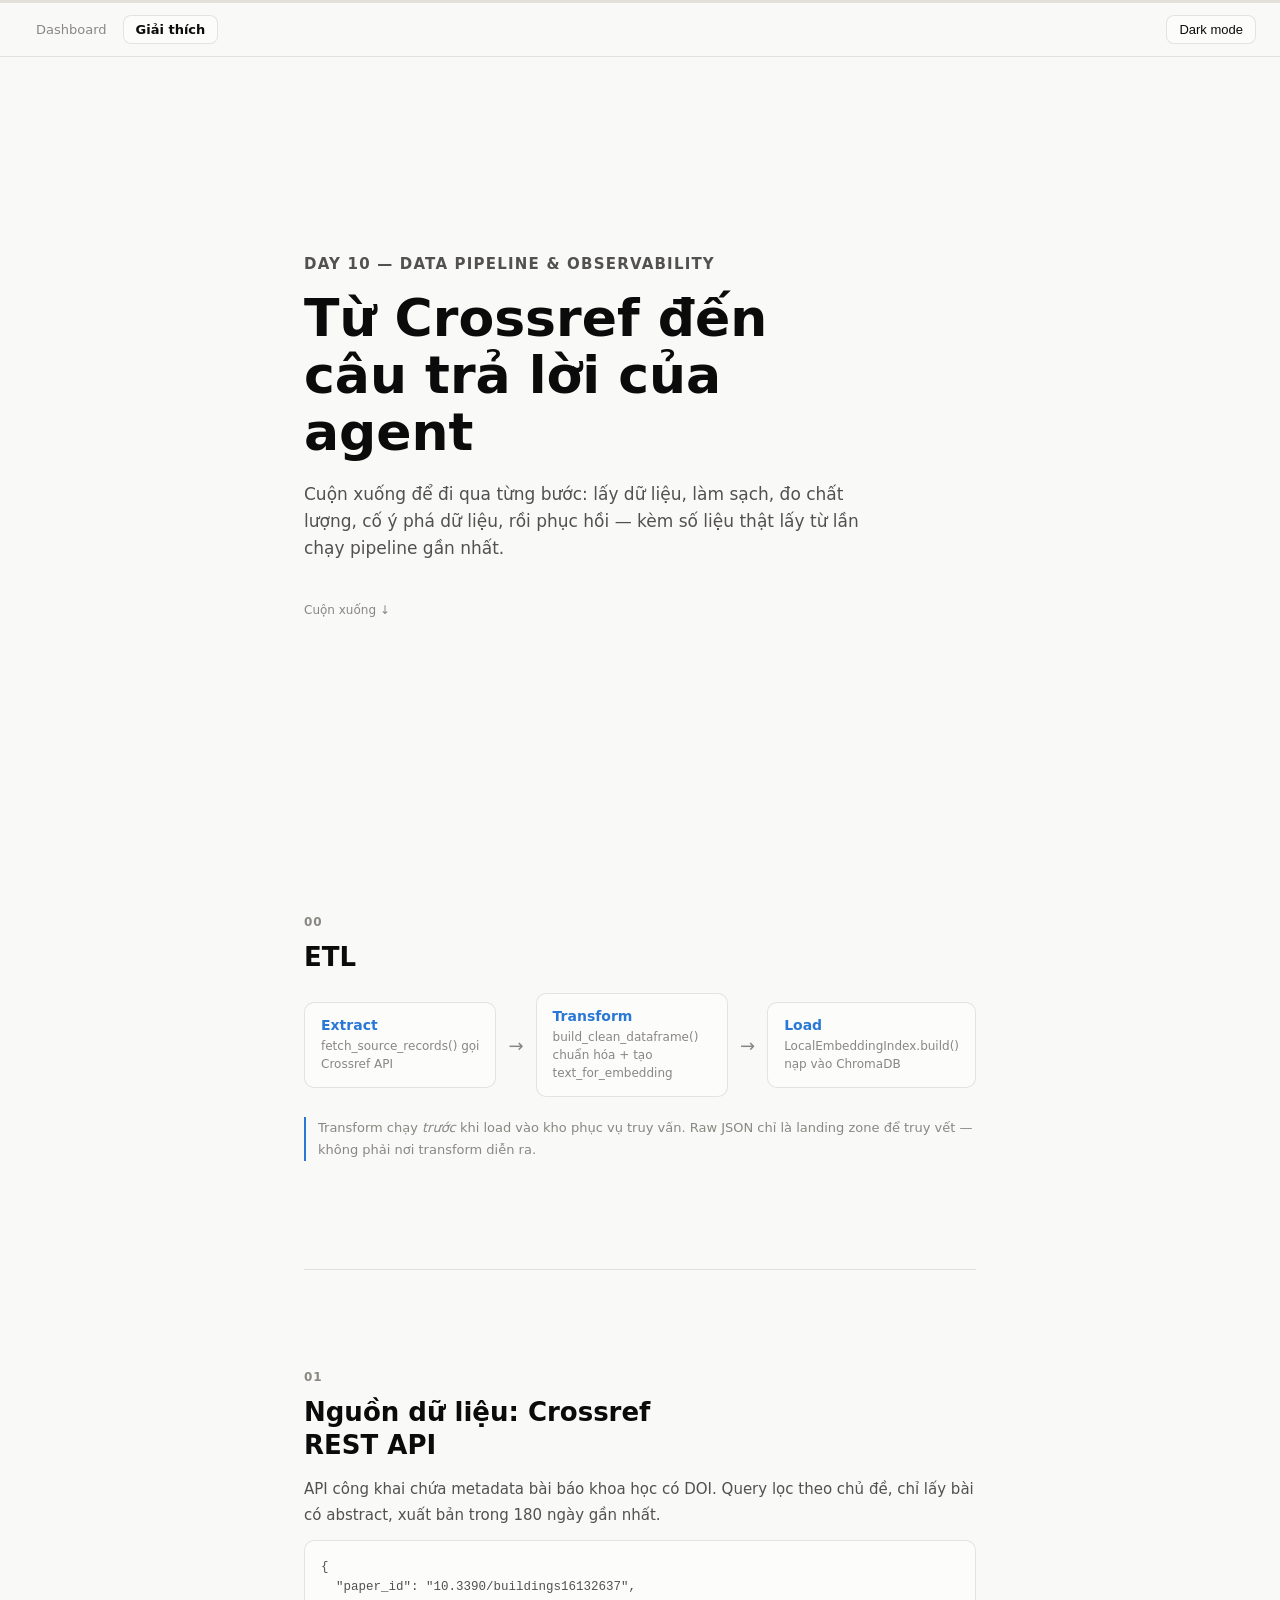
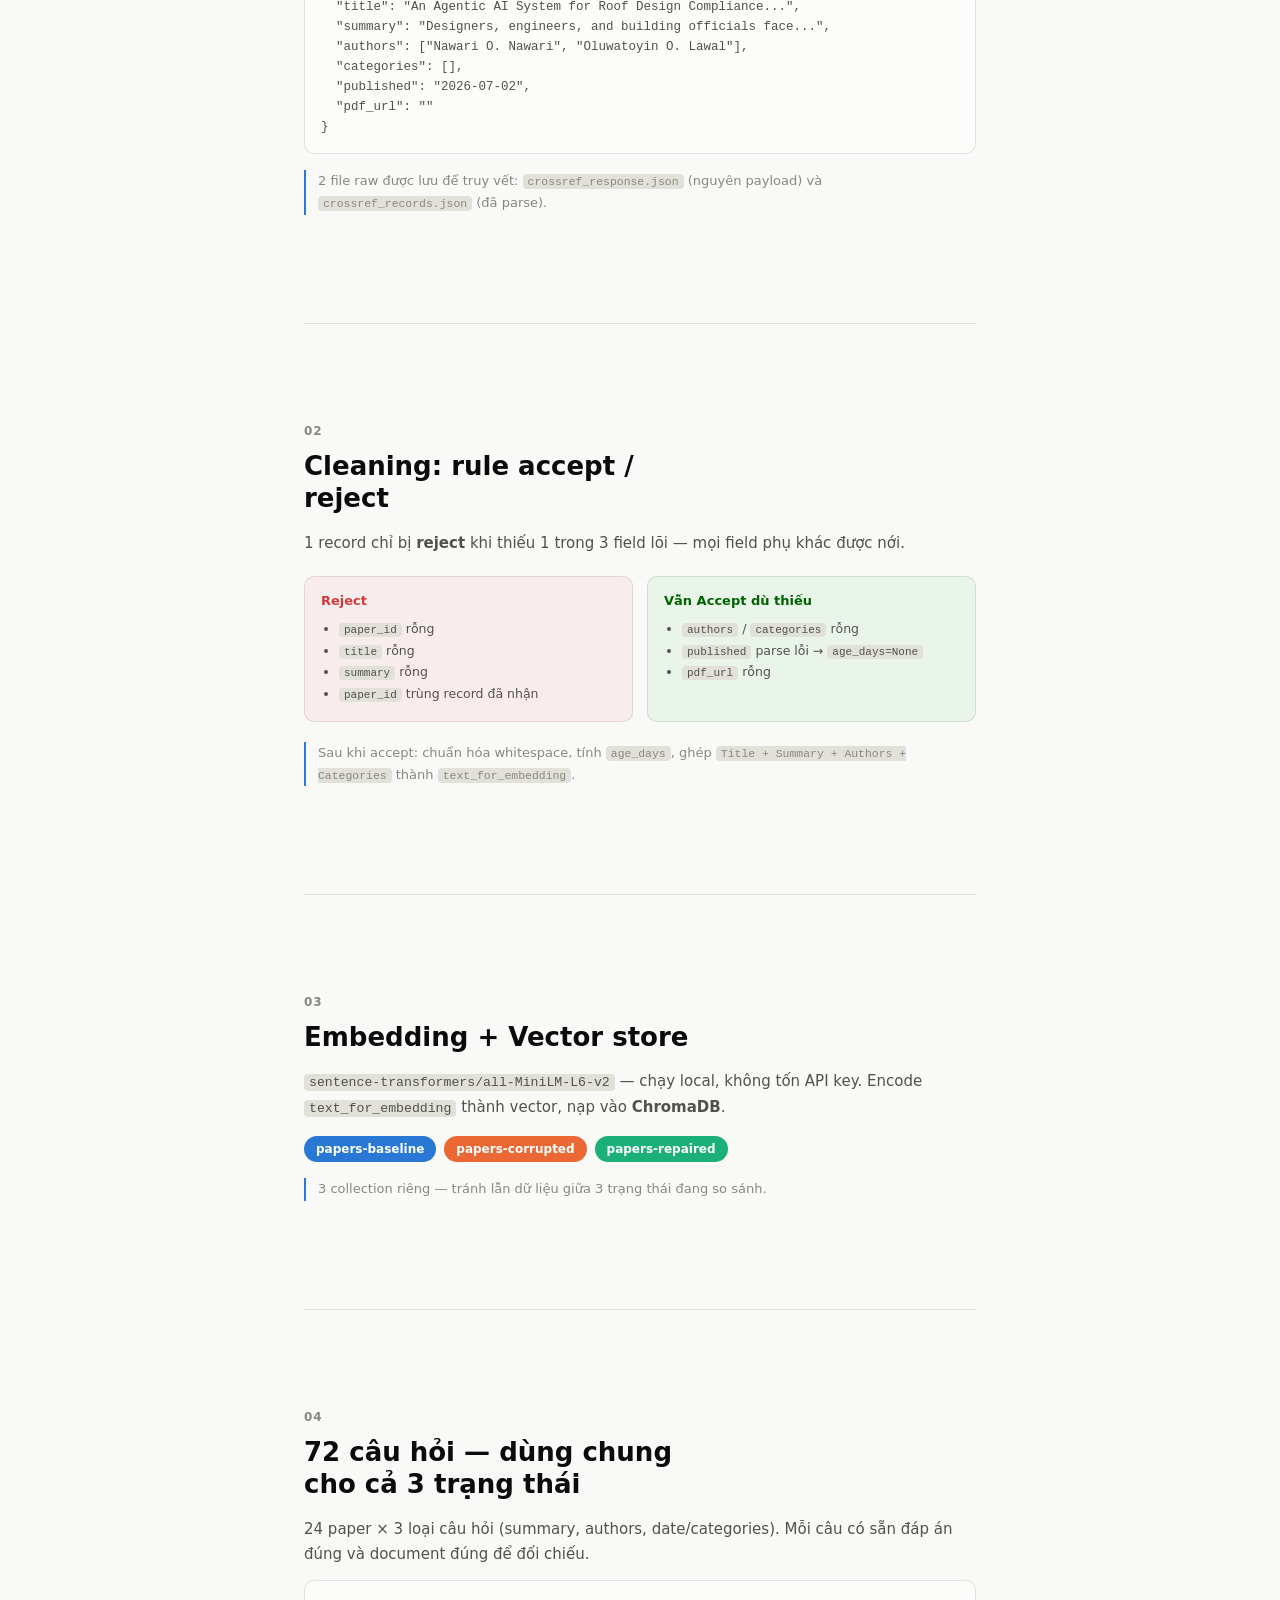
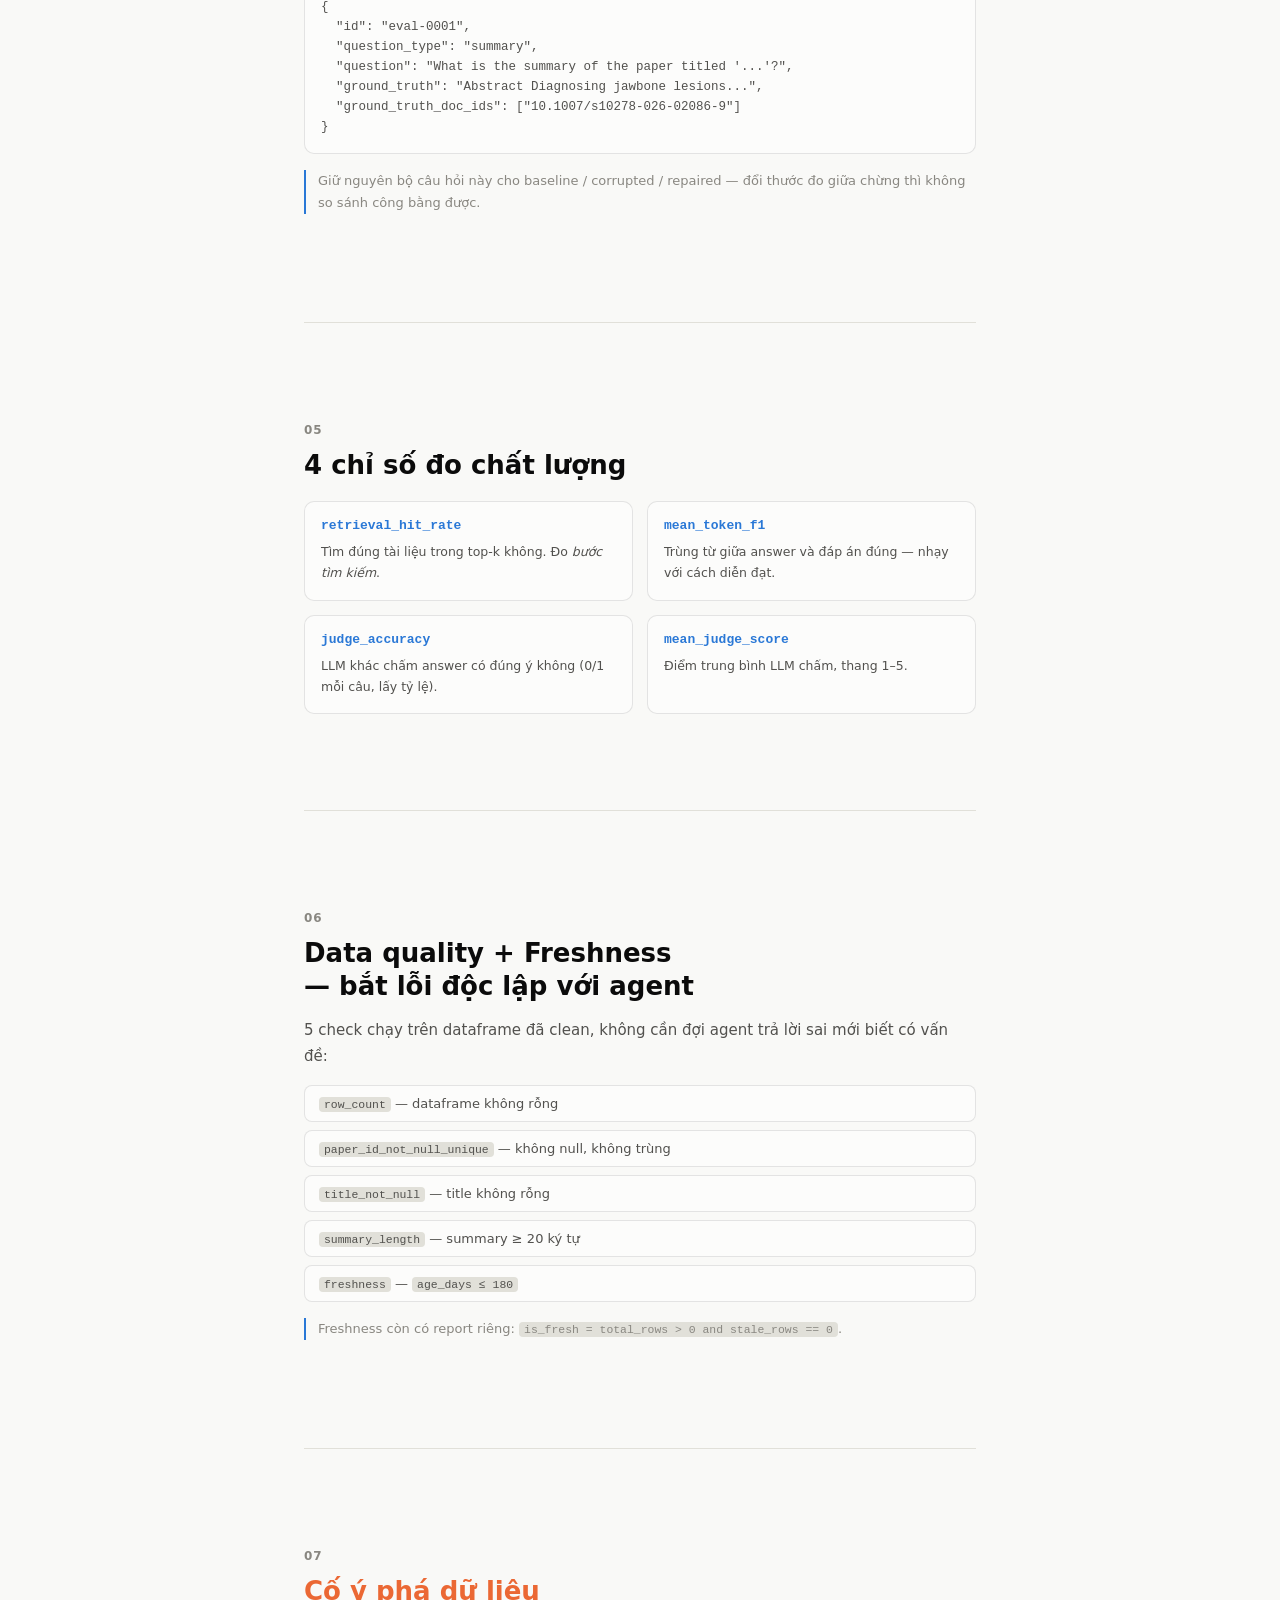
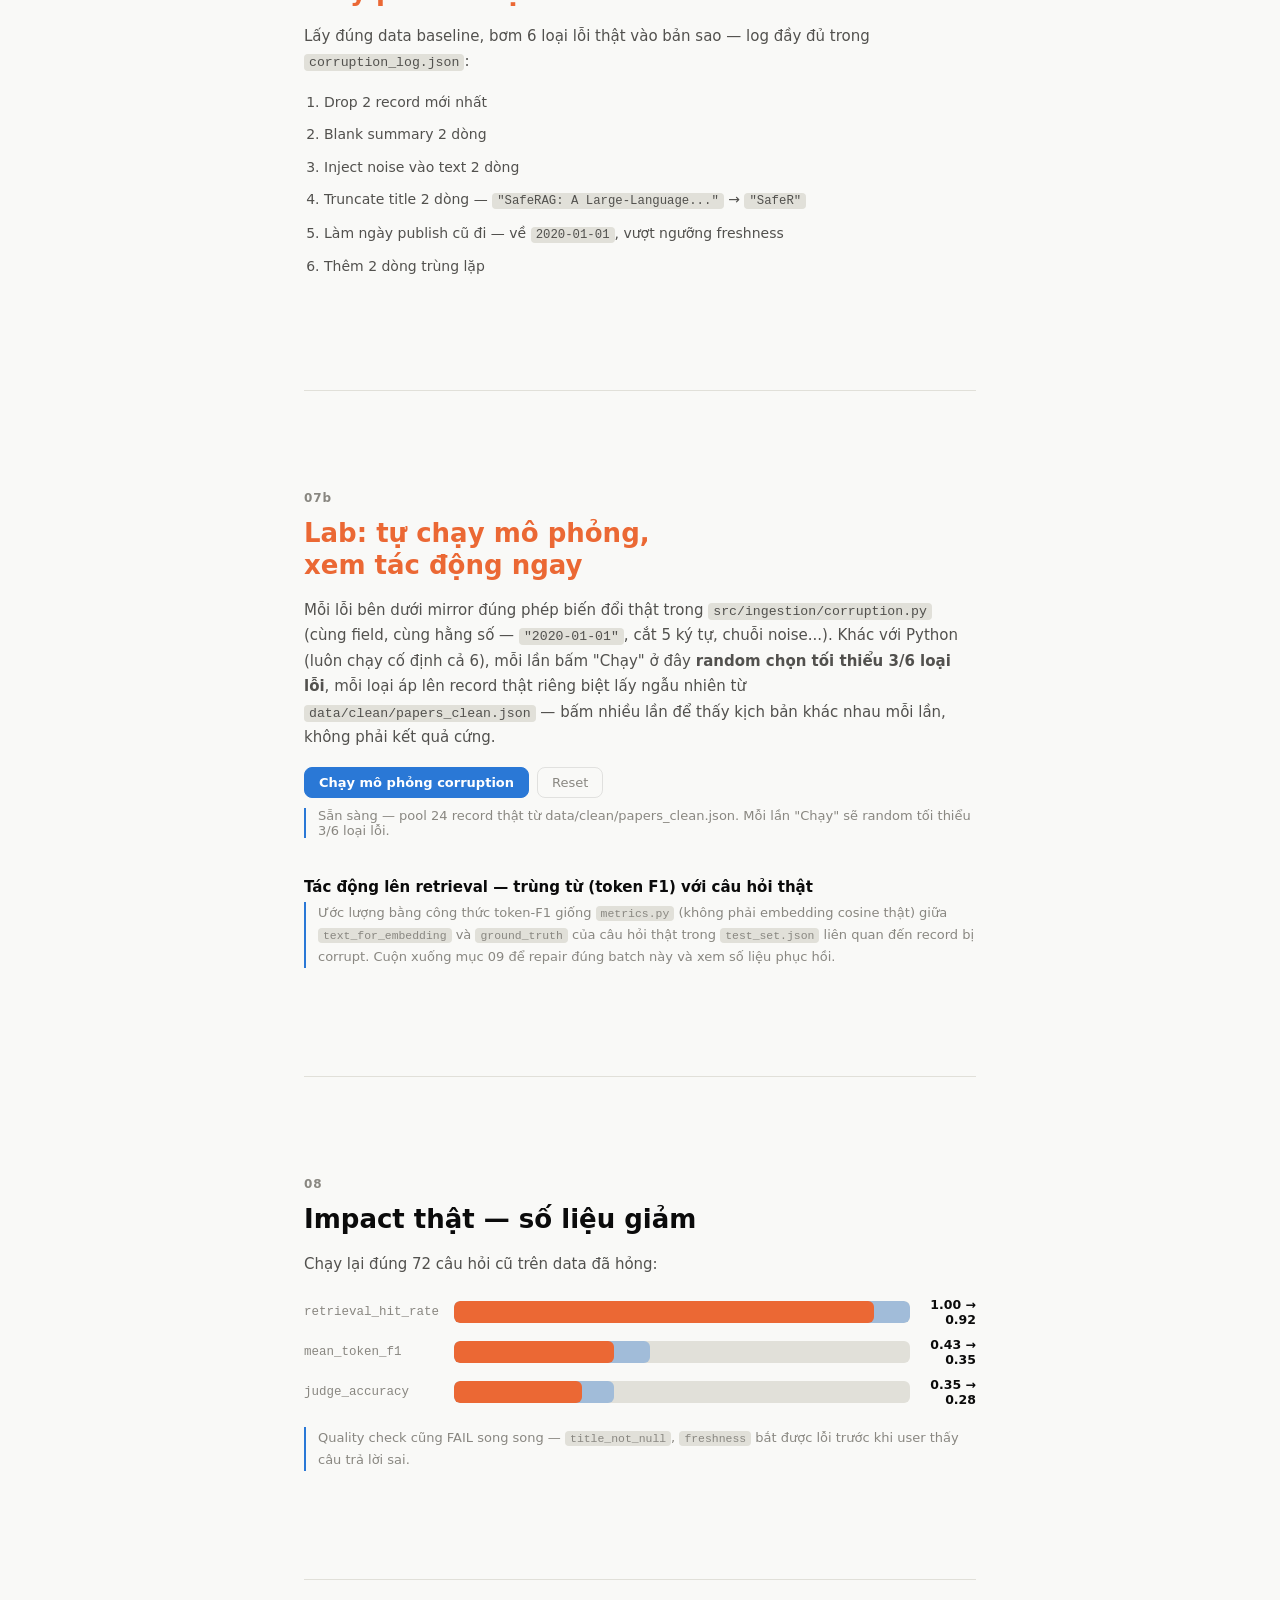
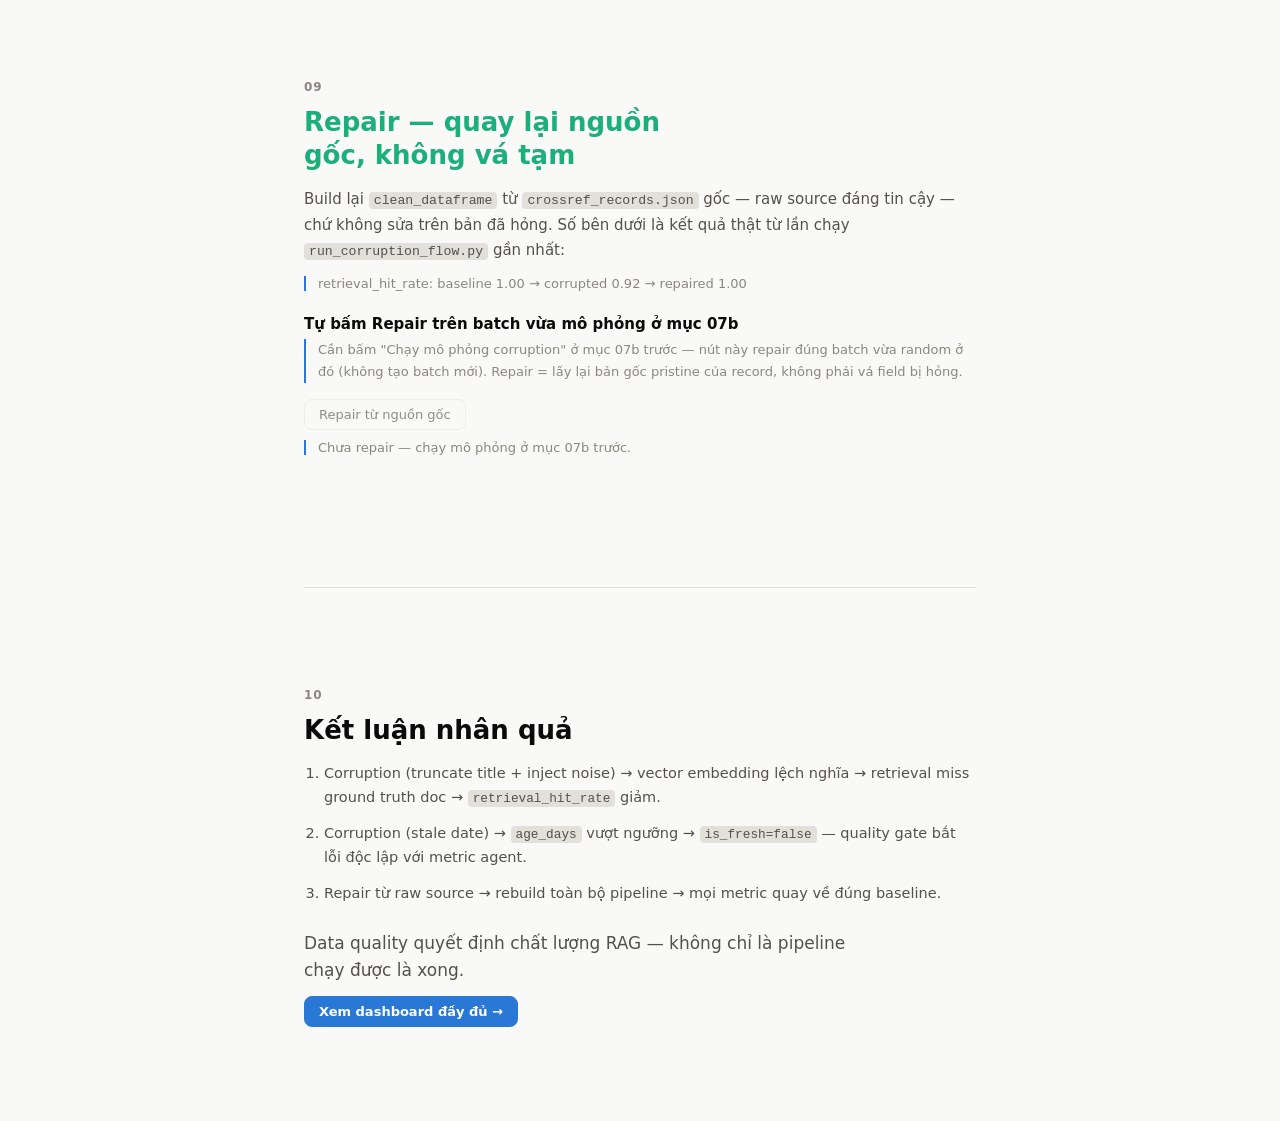
<file: client/story.html>
<!doctype html>
<html lang="vi">

<head>
  <meta charset="utf-8" />
  <meta name="viewport" content="width=device-width, initial-scale=1" />
  <title>Data Pipeline — Giải thích từng bước</title>
  <link rel="stylesheet" href="styles.css" />
  <link rel="stylesheet" href="story.css" />
</head>

<body class="story-body">
  <div class="progress-rail">
    <div class="progress-fill" id="progress-fill"></div>
  </div>

  <nav class="tab-nav">
    <a href="index.html" class="tab-link">Dashboard</a>
    <a href="story.html" class="tab-link is-active">Giải thích</a>
    <button class="theme-toggle" id="theme-toggle" type="button">Dark mode</button>
  </nav>

  <main class="story">

    <section class="story-step story-hero" data-step>
      <p class="story-kicker">Day 10 — Data Pipeline &amp; Observability</p>
      <h1>Từ Crossref đến câu trả lời của agent</h1>
      <p class="story-lead">Cuộn xuống để đi qua từng bước: lấy dữ liệu, làm sạch, đo chất lượng, cố ý phá dữ liệu, rồi
        phục hồi — kèm số liệu thật lấy từ lần chạy pipeline gần nhất.</p>
      <div class="scroll-hint">Cuộn xuống ↓</div>
    </section>

    <section class="story-step" data-step>
      <span class="step-index">00</span>
      <h2>ETL</h2>
      <div class="etl-flow">
        <div class="etl-node">
          <strong>Extract</strong>
          <span>fetch_source_records() gọi Crossref API</span>
        </div>
        <div class="etl-arrow">→</div>
        <div class="etl-node">
          <strong>Transform</strong>
          <span>build_clean_dataframe() chuẩn hóa + tạo text_for_embedding</span>
        </div>
        <div class="etl-arrow">→</div>
        <div class="etl-node">
          <strong>Load</strong>
          <span>LocalEmbeddingIndex.build() nạp vào ChromaDB</span>
        </div>
      </div>
      <p class="story-note">Transform chạy <em>trước</em> khi load vào kho phục vụ truy vấn. Raw JSON chỉ là landing
        zone để truy vết — không phải nơi transform diễn ra.</p>
    </section>

    <section class="story-step" data-step>
      <span class="step-index">01</span>
      <h2>Nguồn dữ liệu: Crossref REST API</h2>
      <p>API công khai chứa metadata bài báo khoa học có DOI. Query lọc theo chủ đề, chỉ lấy bài có abstract, xuất bản
        trong 180 ngày gần nhất.</p>
      <pre class="story-code">{
  "paper_id": "10.3390/buildings16132637",
  "title": "An Agentic AI System for Roof Design Compliance...",
  "summary": "Designers, engineers, and building officials face...",
  "authors": ["Nawari O. Nawari", "Oluwatoyin O. Lawal"],
  "categories": [],
  "published": "2026-07-02",
  "pdf_url": ""
}</pre>
      <p class="story-note">2 file raw được lưu để truy vết: <code>crossref_response.json</code> (nguyên payload) và
        <code>crossref_records.json</code> (đã parse).
      </p>
    </section>

    <section class="story-step" data-step>
      <span class="step-index">02</span>
      <h2>Cleaning: rule accept / reject</h2>
      <p>1 record chỉ bị <strong>reject</strong> khi thiếu 1 trong 3 field lõi — mọi field phụ khác được nới.</p>
      <div class="rule-grid">
        <div class="rule-card rule-reject">
          <h3>Reject</h3>
          <ul>
            <li><code>paper_id</code> rỗng</li>
            <li><code>title</code> rỗng</li>
            <li><code>summary</code> rỗng</li>
            <li><code>paper_id</code> trùng record đã nhận</li>
          </ul>
        </div>
        <div class="rule-card rule-accept">
          <h3>Vẫn Accept dù thiếu</h3>
          <ul>
            <li><code>authors</code> / <code>categories</code> rỗng</li>
            <li><code>published</code> parse lỗi → <code>age_days=None</code></li>
            <li><code>pdf_url</code> rỗng</li>
          </ul>
        </div>
      </div>
      <p class="story-note">Sau khi accept: chuẩn hóa whitespace, tính <code>age_days</code>, ghép
        <code>Title + Summary + Authors + Categories</code> thành <code>text_for_embedding</code>.
      </p>
    </section>

    <section class="story-step" data-step>
      <span class="step-index">03</span>
      <h2>Embedding + Vector store</h2>
      <p><code>sentence-transformers/all-MiniLM-L6-v2</code> — chạy local, không tốn API key. Encode
        <code>text_for_embedding</code> thành vector, nạp vào <strong>ChromaDB</strong>.
      </p>
      <div class="collection-row">
        <span class="collection-chip series-baseline">papers-baseline</span>
        <span class="collection-chip series-corrupted">papers-corrupted</span>
        <span class="collection-chip series-repaired">papers-repaired</span>
      </div>
      <p class="story-note">3 collection riêng — tránh lẫn dữ liệu giữa 3 trạng thái đang so sánh.</p>
    </section>

    <section class="story-step" data-step>
      <span class="step-index">04</span>
      <h2>72 câu hỏi — dùng chung cho cả 3 trạng thái</h2>
      <p>24 paper × 3 loại câu hỏi (summary, authors, date/categories). Mỗi câu có sẵn đáp án đúng và document đúng để
        đối chiếu.</p>
      <pre class="story-code">{
  "id": "eval-0001",
  "question_type": "summary",
  "question": "What is the summary of the paper titled '...'?",
  "ground_truth": "Abstract Diagnosing jawbone lesions...",
  "ground_truth_doc_ids": ["10.1007/s10278-026-02086-9"]
}</pre>
      <p class="story-note">Giữ nguyên bộ câu hỏi này cho baseline / corrupted / repaired — đổi thước đo giữa chừng thì
        không so sánh công bằng được.</p>
    </section>

    <section class="story-step" data-step>
      <span class="step-index">05</span>
      <h2>4 chỉ số đo chất lượng</h2>
      <div class="metric-grid">
        <div class="metric-card">
          <h3>retrieval_hit_rate</h3>
          <p>Tìm đúng tài liệu trong top-k không. Đo <em>bước tìm kiếm</em>.</p>
        </div>
        <div class="metric-card">
          <h3>mean_token_f1</h3>
          <p>Trùng từ giữa answer và đáp án đúng — nhạy với cách diễn đạt.</p>
        </div>
        <div class="metric-card">
          <h3>judge_accuracy</h3>
          <p>LLM khác chấm answer có đúng ý không (0/1 mỗi câu, lấy tỷ lệ).</p>
        </div>
        <div class="metric-card">
          <h3>mean_judge_score</h3>
          <p>Điểm trung bình LLM chấm, thang 1–5.</p>
        </div>
      </div>
    </section>

    <section class="story-step" data-step>
      <span class="step-index">06</span>
      <h2>Data quality + Freshness — bắt lỗi độc lập với agent</h2>
      <p>5 check chạy trên dataframe đã clean, không cần đợi agent trả lời sai mới biết có vấn đề:</p>
      <ul class="check-mini-list">
        <li><code>row_count</code> — dataframe không rỗng</li>
        <li><code>paper_id_not_null_unique</code> — không null, không trùng</li>
        <li><code>title_not_null</code> — title không rỗng</li>
        <li><code>summary_length</code> — summary ≥ 20 ký tự</li>
        <li><code>freshness</code> — <code>age_days ≤ 180</code></li>
      </ul>
      <p class="story-note">Freshness còn có report riêng:
        <code>is_fresh = total_rows &gt; 0 and stale_rows == 0</code>.
      </p>
    </section>

    <section class="story-step story-corrupt" data-step>
      <span class="step-index">07</span>
      <h2>Cố ý phá dữ liệu</h2>
      <p>Lấy đúng data baseline, bơm 6 loại lỗi thật vào bản sao — log đầy đủ trong <code>corruption_log.json</code>:
      </p>
      <ol class="corrupt-list">
        <li>Drop 2 record mới nhất</li>
        <li>Blank summary 2 dòng</li>
        <li>Inject noise vào text 2 dòng</li>
        <li>Truncate title 2 dòng — <code>"SafeRAG: A Large-Language..."</code> → <code>"SafeR"</code></li>
        <li>Làm ngày publish cũ đi — về <code>2020-01-01</code>, vượt ngưỡng freshness</li>
        <li>Thêm 2 dòng trùng lặp</li>
      </ol>
    </section>

    <section class="story-step story-lab" data-step>
      <span class="step-index">07b</span>
      <h2>Lab: tự chạy mô phỏng, xem tác động ngay</h2>
      <p>Mỗi lỗi bên dưới mirror đúng phép biến đổi thật trong <code>src/ingestion/corruption.py</code> (cùng field,
        cùng hằng số — <code>"2020-01-01"</code>, cắt 5 ký tự, chuỗi noise...). Khác với Python (luôn chạy cố định cả
        6), mỗi lần bấm "Chạy" ở đây <strong>random chọn tối thiểu 3/6 loại lỗi</strong>, mỗi loại áp lên record thật
        riêng biệt lấy ngẫu nhiên từ <code>data/clean/papers_clean.json</code> — bấm nhiều lần để thấy kịch bản khác
        nhau mỗi lần, không phải kết quả cứng.
      </p>
      <div class="lab-controls">
        <button class="btn btn-primary" id="lab-run">Chạy mô phỏng corruption</button>
        <button class="btn btn-ghost" id="lab-reset">Reset</button>
      </div>
      <div id="lab-status" class="story-note">Chưa chạy.</div>

      <div id="lab-quality" class="lab-quality-grid"></div>

      <h3 class="lab-subheading">Tác động lên retrieval — trùng từ (token F1) với câu hỏi thật</h3>
      <p class="story-note">Ước lượng bằng công thức token-F1 giống <code>metrics.py</code> (không phải embedding
        cosine thật) giữa <code>text_for_embedding</code> và <code>ground_truth</code> của câu hỏi thật trong
        <code>test_set.json</code> liên quan đến record bị corrupt. Cuộn xuống mục 09 để repair đúng batch này và xem
        số liệu phục hồi.
      </p>
      <div id="lab-impact" class="lab-impact-list"></div>
    </section>

    <section class="story-step" data-step>
      <span class="step-index">08</span>
      <h2>Impact thật — số liệu giảm</h2>
      <p>Chạy lại đúng 72 câu hỏi cũ trên data đã hỏng:</p>
      <div id="story-metric-bars" class="story-metric-bars">
        <p class="story-note">Đang tải số liệu thật từ <code>data/results/</code>…</p>
      </div>
      <p class="story-note">Quality check cũng FAIL song song — <code>title_not_null</code>, <code>freshness</code> bắt
        được lỗi trước khi user thấy câu trả lời sai.</p>
    </section>

    <section class="story-step story-repair" data-step>
      <span class="step-index">09</span>
      <h2>Repair — quay lại nguồn gốc, không vá tạm</h2>
      <p>Build lại <code>clean_dataframe</code> từ <code>crossref_records.json</code> gốc — raw source đáng tin cậy —
        chứ không sửa trên bản đã hỏng. Số bên dưới là kết quả thật từ lần chạy <code>run_corruption_flow.py</code>
        gần nhất:</p>
      <div id="story-repair-result" class="story-note">Đang tải…</div>

      <h3 class="lab-subheading">Tự bấm Repair trên batch vừa mô phỏng ở mục 07b</h3>
      <p class="story-note">Cần bấm "Chạy mô phỏng corruption" ở mục 07b trước — nút này repair đúng batch vừa random
        ở đó (không tạo batch mới). Repair = lấy lại bản gốc pristine của record, không phải vá field bị hỏng.</p>
      <div class="lab-controls">
        <button class="btn btn-secondary" id="lab-repair" disabled>Repair từ nguồn gốc</button>
      </div>
      <div id="lab-repair-status" class="story-note">Chưa repair — chạy mô phỏng ở mục 07b trước.</div>
      <div id="lab-repair-quality" class="lab-quality-grid"></div>
      <div id="lab-repair-impact" class="lab-impact-list"></div>
    </section>

    <section class="story-step story-conclusion" data-step>
      <span class="step-index">10</span>
      <h2>Kết luận nhân quả</h2>
      <ol class="conclusion-list">
        <li>Corruption (truncate title + inject noise) → vector embedding lệch nghĩa → retrieval miss ground truth doc →
          <code>retrieval_hit_rate</code> giảm.
        </li>
        <li>Corruption (stale date) → <code>age_days</code> vượt ngưỡng → <code>is_fresh=false</code> — quality gate bắt
          lỗi độc lập với metric agent.</li>
        <li>Repair từ raw source → rebuild toàn bộ pipeline → mọi metric quay về đúng baseline.</li>
      </ol>
      <p class="story-lead">Data quality quyết định chất lượng RAG — không chỉ là pipeline chạy được là xong.</p>
      <a class="btn btn-primary" href="index.html">Xem dashboard đầy đủ →</a>
    </section>

  </main>

  <script src="corrupt-sim.js"></script>
  <script src="story.js"></script>
</body>

</html>
</file>
<file: client/styles.css>
:root,
:root[data-theme="light"] {
  color-scheme: light;
  --surface-1: #fcfcfb;
  --page-plane: #f9f9f7;
  --text-primary: #0b0b0b;
  --text-secondary: #52514e;
  --text-muted: #898781;
  --gridline: #e1e0d9;
  --baseline-axis: #c3c2b7;
  --border: rgba(11, 11, 11, 0.1);

  --series-baseline: #2a78d6;
  --series-corrupted: #eb6834;
  --series-repaired: #1baf7a;

  --status-good: #0ca30c;
  --status-warning: #fab219;
  --status-serious: #ec835a;
  --status-critical: #d03b3b;
  --status-good-text: #006300;
}

@media (prefers-color-scheme: dark) {
  :root:where(:not([data-theme="light"])) {
    color-scheme: dark;
    --surface-1: #1a1a19;
    --page-plane: #0d0d0d;
    --text-primary: #ffffff;
    --text-secondary: #c3c2b7;
    --text-muted: #898781;
    --gridline: #2c2c2a;
    --baseline-axis: #383835;
    --border: rgba(255, 255, 255, 0.1);

    --series-baseline: #3987e5;
    --series-corrupted: #d95926;
    --series-repaired: #199e70;

    --status-good: #0ca30c;
    --status-warning: #fab219;
    --status-serious: #ec835a;
    --status-critical: #e66767;
    --status-good-text: #0ca30c;
  }
}

:root[data-theme="dark"] {
  color-scheme: dark;
  --surface-1: #1a1a19;
  --page-plane: #0d0d0d;
  --text-primary: #ffffff;
  --text-secondary: #c3c2b7;
  --text-muted: #898781;
  --gridline: #2c2c2a;
  --baseline-axis: #383835;
  --border: rgba(255, 255, 255, 0.1);

  --series-baseline: #3987e5;
  --series-corrupted: #d95926;
  --series-repaired: #199e70;

  --status-good: #0ca30c;
  --status-warning: #fab219;
  --status-serious: #ec835a;
  --status-critical: #e66767;
  --status-good-text: #0ca30c;
}

* {
  box-sizing: border-box;
}

body {
  margin: 0;
  font-family: system-ui, -apple-system, "Segoe UI", sans-serif;
  background: var(--page-plane);
  color: var(--text-primary);
}

.app {
  max-width: 1100px;
  margin: 0 auto;
  padding: 24px 20px 64px;
}

.app-header {
  display: flex;
  justify-content: space-between;
  align-items: flex-start;
  gap: 16px;
  margin-bottom: 8px;
}

.app-header h1 {
  font-size: 22px;
  margin: 0 0 4px;
}

.app-header p {
  margin: 0;
  color: var(--text-secondary);
  font-size: 14px;
  max-width: 60ch;
}

.theme-toggle {
  border: 1px solid var(--border);
  background: var(--surface-1);
  color: var(--text-primary);
  border-radius: 8px;
  padding: 6px 12px;
  font-size: 13px;
  cursor: pointer;
  white-space: nowrap;
}

.banner {
  margin: 16px 0 28px;
  padding: 10px 14px;
  border-radius: 8px;
  font-size: 13px;
  border: 1px solid var(--border);
  display: flex;
  align-items: center;
  gap: 8px;
}

.banner.mock {
  background: color-mix(in srgb, var(--status-warning) 14%, var(--surface-1));
  color: var(--text-primary);
}

.banner.live {
  background: color-mix(in srgb, var(--status-good) 12%, var(--surface-1));
  color: var(--text-primary);
}

.banner .dot {
  width: 8px;
  height: 8px;
  border-radius: 50%;
  flex: none;
}

.banner.mock .dot {
  background: var(--status-warning);
}

.banner.live .dot {
  background: var(--status-good);
}

.card {
  background: var(--surface-1);
  border: 1px solid var(--border);
  border-radius: 12px;
  padding: 20px;
  margin-bottom: 20px;
}

.card h2 {
  font-size: 15px;
  margin: 0 0 2px;
}

.card .card-subtitle {
  margin: 0 0 16px;
  color: var(--text-muted);
  font-size: 12px;
}

.legend {
  display: flex;
  gap: 16px;
  flex-wrap: wrap;
  margin-bottom: 12px;
  font-size: 12px;
  color: var(--text-secondary);
}

.legend-item {
  display: flex;
  align-items: center;
  gap: 6px;
}

.legend-swatch {
  width: 10px;
  height: 10px;
  border-radius: 2px;
  flex: none;
}

.chart-wrap {
  position: relative;
  overflow-x: auto;
}

svg.chart {
  display: block;
  overflow: visible;
}

.chart-tick {
  fill: var(--text-muted);
  font-size: 10px;
}

.chart-category-label {
  fill: var(--text-secondary);
  font-size: 11px;
}

.chart-value-label {
  fill: var(--text-primary);
  font-size: 11px;
  font-weight: 600;
}

.bar-rect {
  cursor: pointer;
  transition: opacity 0.1s ease;
}

.bar-rect:hover,
.bar-rect:focus {
  opacity: 0.82;
  outline: none;
}

.tooltip {
  position: fixed;
  pointer-events: none;
  background: var(--text-primary);
  color: var(--surface-1);
  font-size: 12px;
  padding: 8px 10px;
  border-radius: 6px;
  z-index: 50;
  opacity: 0;
  transform: translate(-50%, -100%);
  transition: opacity 0.08s ease;
  white-space: nowrap;
}

.tooltip.visible {
  opacity: 1;
}

.tooltip .tt-value {
  font-weight: 700;
  font-size: 13px;
}

.tooltip .tt-series {
  color: var(--text-secondary);
}

table.data-table {
  width: 100%;
  border-collapse: collapse;
  font-size: 12px;
  margin-top: 8px;
}

table.data-table caption {
  text-align: left;
  color: var(--text-muted);
  font-size: 11px;
  margin-bottom: 6px;
}

table.data-table th,
table.data-table td {
  text-align: left;
  padding: 6px 10px;
  border-bottom: 1px solid var(--gridline);
}

table.data-table th {
  color: var(--text-muted);
  font-weight: 600;
}

table.data-table td.num {
  text-align: right;
  font-variant-numeric: tabular-nums;
}

details.table-toggle {
  margin-top: 4px;
}

details.table-toggle summary {
  cursor: pointer;
  font-size: 12px;
  color: var(--text-secondary);
  user-select: none;
}

.state-grid {
  display: grid;
  grid-template-columns: repeat(auto-fit, minmax(260px, 1fr));
  gap: 16px;
}

.state-card {
  border: 1px solid var(--border);
  border-radius: 10px;
  padding: 14px 16px;
}

.state-card-header {
  display: flex;
  justify-content: space-between;
  align-items: center;
  margin-bottom: 10px;
}

.state-card-header h3 {
  margin: 0;
  font-size: 13px;
  display: flex;
  align-items: center;
  gap: 8px;
}

.state-swatch {
  width: 10px;
  height: 10px;
  border-radius: 2px;
  flex: none;
}

.status-badge {
  display: inline-flex;
  align-items: center;
  gap: 5px;
  font-size: 11px;
  font-weight: 600;
  padding: 3px 8px;
  border-radius: 999px;
}

.status-badge .status-dot {
  width: 7px;
  height: 7px;
  border-radius: 50%;
  flex: none;
}

.status-badge.pass {
  color: var(--status-good-text);
  background: color-mix(in srgb, var(--status-good) 16%, transparent);
}

.status-badge.fail {
  color: var(--status-critical);
  background: color-mix(in srgb, var(--status-critical) 16%, transparent);
}

ul.check-list {
  list-style: none;
  margin: 0;
  padding: 0;
  display: flex;
  flex-direction: column;
  gap: 6px;
}

ul.check-list li {
  display: flex;
  align-items: flex-start;
  gap: 8px;
  font-size: 12px;
  color: var(--text-secondary);
}

ul.check-list .check-dot {
  width: 7px;
  height: 7px;
  border-radius: 50%;
  margin-top: 4px;
  flex: none;
}

.stat-row {
  display: grid;
  grid-template-columns: 1fr 1fr;
  gap: 10px 16px;
  font-size: 12px;
}

.stat-row .stat-label {
  color: var(--text-muted);
}

.stat-row .stat-value {
  color: var(--text-primary);
  font-weight: 600;
  font-variant-numeric: tabular-nums;
}

.record-form {
  display: grid;
  gap: 12px;
  margin-bottom: 4px;
}

.record-form-row {
  display: grid;
  grid-template-columns: 110px 1fr;
  align-items: start;
  gap: 12px;
}

.record-form-row label {
  font-size: 12px;
  color: var(--text-muted);
  padding-top: 8px;
}

.record-form-row input,
.record-form-row textarea {
  width: 100%;
  font: inherit;
  font-size: 13px;
  color: var(--text-primary);
  background: var(--page-plane);
  border: 1px solid var(--border);
  border-radius: 8px;
  padding: 8px 10px;
  resize: vertical;
}

.record-form-row input:focus,
.record-form-row textarea:focus {
  outline: 2px solid var(--series-baseline);
  outline-offset: 1px;
}

.form-hint {
  margin: -4px 0 0;
  font-size: 11px;
  color: var(--text-muted);
}

.form-actions {
  display: flex;
  gap: 8px;
  flex-wrap: wrap;
  margin-top: 2px;
}

.dimension-grid {
  display: grid;
  grid-template-columns: repeat(auto-fit, minmax(260px, 1fr));
  gap: 14px;
  margin-top: 20px;
}

.dimension-card {
  border: 1px solid var(--border);
  border-radius: 10px;
  padding: 14px 16px;
  display: flex;
  flex-direction: column;
  gap: 8px;
}

.dimension-card-header {
  display: flex;
  align-items: center;
  gap: 8px;
}

.dimension-card-header .dimension-dot {
  width: 10px;
  height: 10px;
  border-radius: 3px;
  flex: none;
  background: var(--series-baseline);
}

.dimension-card-header h3 {
  margin: 0;
  font-size: 13px;
}

.dimension-field {
  font-size: 11px;
  color: var(--text-muted);
}

.dimension-field strong {
  color: var(--text-secondary);
  font-weight: 600;
}

.dimension-desc-label {
  font-size: 11px;
  font-weight: 600;
  color: var(--text-muted);
  margin: 4px 0 0;
}

.dimension-desc-text {
  margin: 0;
  font-size: 12px;
  color: var(--text-secondary);
  line-height: 1.5;
}

.dimension-check-btn {
  align-self: flex-start;
  margin-top: 4px;
}

.dimension-result {
  margin-top: 4px;
  padding-top: 10px;
  border-top: 1px solid var(--gridline);
}

.dimension-result[hidden] {
  display: none;
}

.dimension-result .received-at {
  margin-bottom: 8px;
}

.btn {
  font: inherit;
  font-size: 13px;
  border-radius: 8px;
  padding: 7px 14px;
  cursor: pointer;
  border: 1px solid var(--border);
  background: var(--surface-1);
  color: var(--text-primary);
}

.btn-primary {
  background: var(--series-baseline);
  border-color: var(--series-baseline);
  color: #ffffff;
  font-weight: 600;
}

.btn-secondary {
  background: var(--page-plane);
}

.btn-ghost {
  background: transparent;
  color: var(--text-muted);
}

.record-check-output {
  margin-top: 20px;
  padding-top: 16px;
  border-top: 1px solid var(--gridline);
}

.record-check-output[hidden] {
  display: none;
}

.received-at {
  font-size: 12px;
  color: var(--text-secondary);
  margin-bottom: 12px;
}

.received-at strong {
  color: var(--text-primary);
  font-variant-numeric: tabular-nums;
}

.record-summary-line {
  display: flex;
  align-items: center;
  gap: 10px;
  margin-bottom: 14px;
  font-size: 13px;
}

.check-item {
  border: 1px solid var(--border);
  border-radius: 8px;
  padding: 10px 12px;
  margin-bottom: 8px;
}

.check-item-header {
  display: flex;
  align-items: center;
  gap: 8px;
  margin-bottom: 4px;
  flex-wrap: wrap;
}

.check-item-header .check-dot {
  width: 8px;
  height: 8px;
  border-radius: 50%;
  flex: none;
}

.check-item-header .check-name {
  font-weight: 600;
  font-size: 13px;
}

.check-item-header .check-dim {
  color: var(--text-muted);
  font-size: 11px;
}

.check-explanation {
  margin: 0;
  font-size: 12px;
  color: var(--text-secondary);
  line-height: 1.5;
}

footer.app-footer {
  margin-top: 24px;
  color: var(--text-muted);
  font-size: 11px;
}
</file>
<file: client/story.css>
.progress-rail {
  position: fixed;
  top: 0;
  left: 0;
  right: 0;
  height: 3px;
  background: var(--gridline);
  z-index: 60;
}

.progress-fill {
  height: 100%;
  width: 0%;
  background: var(--series-baseline);
  transition: width 0.1s linear;
}

.tab-nav {
  position: sticky;
  top: 3px;
  z-index: 50;
  display: flex;
  align-items: center;
  gap: 4px;
  padding: 12px 24px;
  background: color-mix(in srgb, var(--page-plane) 88%, transparent);
  backdrop-filter: blur(8px);
  border-bottom: 1px solid var(--border);
}

.tab-link {
  font-size: 13px;
  text-decoration: none;
  color: var(--text-muted);
  padding: 6px 12px;
  border-radius: 8px;
}

.tab-link:hover {
  color: var(--text-primary);
  background: var(--surface-1);
}

.tab-link.is-active {
  color: var(--text-primary);
  background: var(--surface-1);
  font-weight: 600;
  border: 1px solid var(--border);
}

.tab-nav .theme-toggle {
  margin-left: auto;
}

.story-body {
  margin: 0;
}

.story {
  max-width: 720px;
  margin: 0 auto;
  padding: 0 24px;
}

.story-step {
  padding: 96px 0;
  border-bottom: 1px solid var(--gridline);
  opacity: 0;
  transform: translateY(24px);
  transition: opacity 0.6s ease, transform 0.6s ease;
}

.story-step:last-child {
  border-bottom: none;
}

.story-step.is-visible {
  opacity: 1;
  transform: translateY(0);
}

@media (prefers-reduced-motion: reduce) {
  .story-step {
    transition: none;
    transform: none;
    opacity: 1;
  }
}

.step-index {
  display: inline-block;
  font-size: 12px;
  font-weight: 700;
  letter-spacing: 0.08em;
  color: var(--text-muted);
  margin-bottom: 12px;
}

.story-step h2 {
  font-size: 26px;
  line-height: 1.25;
  margin: 0 0 16px;
  max-width: 22ch;
}

.story-step p {
  font-size: 15px;
  line-height: 1.7;
  color: var(--text-secondary);
  margin: 0 0 12px;
}

.story-step code {
  font-size: 0.88em;
  background: var(--gridline);
  padding: 1px 5px;
  border-radius: 4px;
}

.story-note {
  font-size: 13px !important;
  color: var(--text-muted) !important;
  border-left: 2px solid var(--series-baseline);
  padding-left: 12px;
}

.story-hero {
  padding-top: 22vh;
  padding-bottom: 22vh;
  border-bottom: none;
}

.story-kicker {
  font-size: 13px;
  font-weight: 600;
  letter-spacing: 0.08em;
  text-transform: uppercase;
  color: var(--series-baseline);
  margin: 0 0 12px;
}

.story-hero h1 {
  font-size: clamp(32px, 6vw, 52px);
  line-height: 1.1;
  margin: 0 0 20px;
  max-width: 16ch;
}

.story-lead {
  font-size: 17px !important;
  line-height: 1.6 !important;
  max-width: 52ch;
}

.scroll-hint {
  margin-top: 40px;
  font-size: 12px;
  color: var(--text-muted);
  animation: bob 2s ease-in-out infinite;
}

@media (prefers-reduced-motion: reduce) {
  .scroll-hint {
    animation: none;
  }
}

@keyframes bob {
  0%, 100% { transform: translateY(0); }
  50% { transform: translateY(6px); }
}

.story-code {
  background: var(--surface-1);
  border: 1px solid var(--border);
  border-radius: 10px;
  padding: 16px;
  font-size: 12.5px;
  line-height: 1.6;
  overflow-x: auto;
  color: var(--text-secondary);
  margin: 0 0 16px;
}

.etl-flow {
  display: flex;
  flex-wrap: wrap;
  align-items: center;
  gap: 12px;
  margin: 20px 0;
}

.etl-node {
  flex: 1 1 160px;
  background: var(--surface-1);
  border: 1px solid var(--border);
  border-radius: 10px;
  padding: 14px 16px;
  display: flex;
  flex-direction: column;
  gap: 4px;
}

.etl-node strong {
  font-size: 14px;
  color: var(--series-baseline);
}

.etl-node span {
  font-size: 12px;
  color: var(--text-muted);
  line-height: 1.5;
}

.etl-arrow {
  font-size: 18px;
  color: var(--text-muted);
  flex: none;
}

.rule-grid {
  display: grid;
  grid-template-columns: 1fr 1fr;
  gap: 14px;
  margin: 20px 0;
}

@media (max-width: 560px) {
  .rule-grid {
    grid-template-columns: 1fr;
  }
}

.rule-card {
  border-radius: 10px;
  padding: 16px;
  border: 1px solid var(--border);
}

.rule-card h3 {
  margin: 0 0 10px;
  font-size: 13px;
}

.rule-card ul {
  margin: 0;
  padding-left: 18px;
  font-size: 12.5px;
  line-height: 1.7;
  color: var(--text-secondary);
}

.rule-reject {
  background: color-mix(in srgb, var(--status-critical) 8%, var(--surface-1));
}

.rule-reject h3 {
  color: var(--status-critical);
}

.rule-accept {
  background: color-mix(in srgb, var(--status-good) 8%, var(--surface-1));
}

.rule-accept h3 {
  color: var(--status-good-text);
}

.collection-row {
  display: flex;
  gap: 8px;
  flex-wrap: wrap;
  margin: 16px 0;
}

.collection-chip {
  font-size: 12px;
  font-weight: 600;
  padding: 6px 12px;
  border-radius: 999px;
  color: #fff;
}

.collection-chip.series-baseline { background: var(--series-baseline); }
.collection-chip.series-corrupted { background: var(--series-corrupted); }
.collection-chip.series-repaired { background: var(--series-repaired); }

.metric-grid {
  display: grid;
  grid-template-columns: 1fr 1fr;
  gap: 14px;
  margin-top: 20px;
}

@media (max-width: 560px) {
  .metric-grid {
    grid-template-columns: 1fr;
  }
}

.metric-card {
  border: 1px solid var(--border);
  border-radius: 10px;
  padding: 16px;
  background: var(--surface-1);
}

.metric-card h3 {
  margin: 0 0 8px;
  font-size: 13px;
  font-family: ui-monospace, monospace;
  color: var(--series-baseline);
}

.metric-card p {
  margin: 0;
  font-size: 12.5px !important;
}

.check-mini-list {
  margin: 16px 0;
  padding: 0;
  list-style: none;
  display: flex;
  flex-direction: column;
  gap: 8px;
}

.check-mini-list li {
  font-size: 13px;
  color: var(--text-secondary);
  padding: 10px 14px;
  border: 1px solid var(--border);
  border-radius: 8px;
  background: var(--surface-1);
}

.story-corrupt h2 {
  color: var(--series-corrupted);
}

.corrupt-list {
  margin: 16px 0;
  padding-left: 20px;
  display: flex;
  flex-direction: column;
  gap: 10px;
}

.corrupt-list li {
  font-size: 14px;
  color: var(--text-secondary);
  line-height: 1.6;
}

.story-metric-bars {
  display: flex;
  flex-direction: column;
  gap: 10px;
  margin: 20px 0;
}

.story-metric-row {
  display: grid;
  grid-template-columns: 140px 1fr 56px;
  align-items: center;
  gap: 10px;
  font-size: 12.5px;
}

.story-metric-row .metric-name {
  color: var(--text-muted);
  font-family: ui-monospace, monospace;
}

.story-metric-track {
  position: relative;
  height: 22px;
  background: var(--gridline);
  border-radius: 6px;
  overflow: hidden;
}

.story-metric-track .track-fill {
  position: absolute;
  inset: 0 auto 0 0;
  border-radius: 6px;
}

.story-metric-track .track-fill.baseline { background: var(--series-baseline); }
.story-metric-track .track-fill.corrupted { background: var(--series-corrupted); }

.story-metric-row .metric-value {
  text-align: right;
  font-variant-numeric: tabular-nums;
  color: var(--text-primary);
  font-weight: 600;
}

.story-lab h2 {
  color: var(--series-corrupted);
}

.lab-controls {
  display: flex;
  gap: 8px;
  margin: 16px 0 10px;
}

.lab-quality-grid {
  display: grid;
  grid-template-columns: repeat(auto-fit, minmax(260px, 1fr));
  gap: 14px;
  margin: 16px 0 20px;
}

.lab-quality-grid .state-card {
  background: var(--surface-1);
}

.lab-subheading {
  font-size: 15px;
  margin: 24px 0 6px;
  color: var(--text-primary);
}

.lab-impact-list {
  display: flex;
  flex-direction: column;
  gap: 12px;
  margin-top: 12px;
}

.impact-row {
  border: 1px solid var(--border);
  border-radius: 10px;
  padding: 12px 14px;
  background: var(--surface-1);
}

.impact-title {
  font-size: 12.5px;
  color: var(--text-secondary);
  margin-bottom: 8px;
}

.impact-score-line {
  display: flex;
  flex-wrap: wrap;
  justify-content: space-between;
  gap: 8px;
  font-size: 12px;
  padding: 6px 0;
  border-top: 1px solid var(--gridline);
}

.impact-score-line:first-of-type {
  border-top: none;
}

.impact-q {
  color: var(--text-muted);
  flex: 1 1 220px;
}

.impact-score {
  font-variant-numeric: tabular-nums;
  color: var(--text-secondary);
  white-space: nowrap;
}

.impact-down {
  color: var(--status-critical);
}

.impact-flat {
  color: var(--text-muted);
}

.impact-up {
  color: var(--status-good-text);
}

.btn:disabled {
  opacity: 0.45;
  cursor: not-allowed;
}

.story-repair h2 {
  color: var(--series-repaired);
}

.conclusion-list {
  margin: 0 0 24px;
  padding-left: 20px;
  display: flex;
  flex-direction: column;
  gap: 12px;
}

.conclusion-list li {
  font-size: 14.5px;
  color: var(--text-secondary);
  line-height: 1.65;
}

.story-conclusion .btn {
  display: inline-block;
  text-decoration: none;
}
</file>
